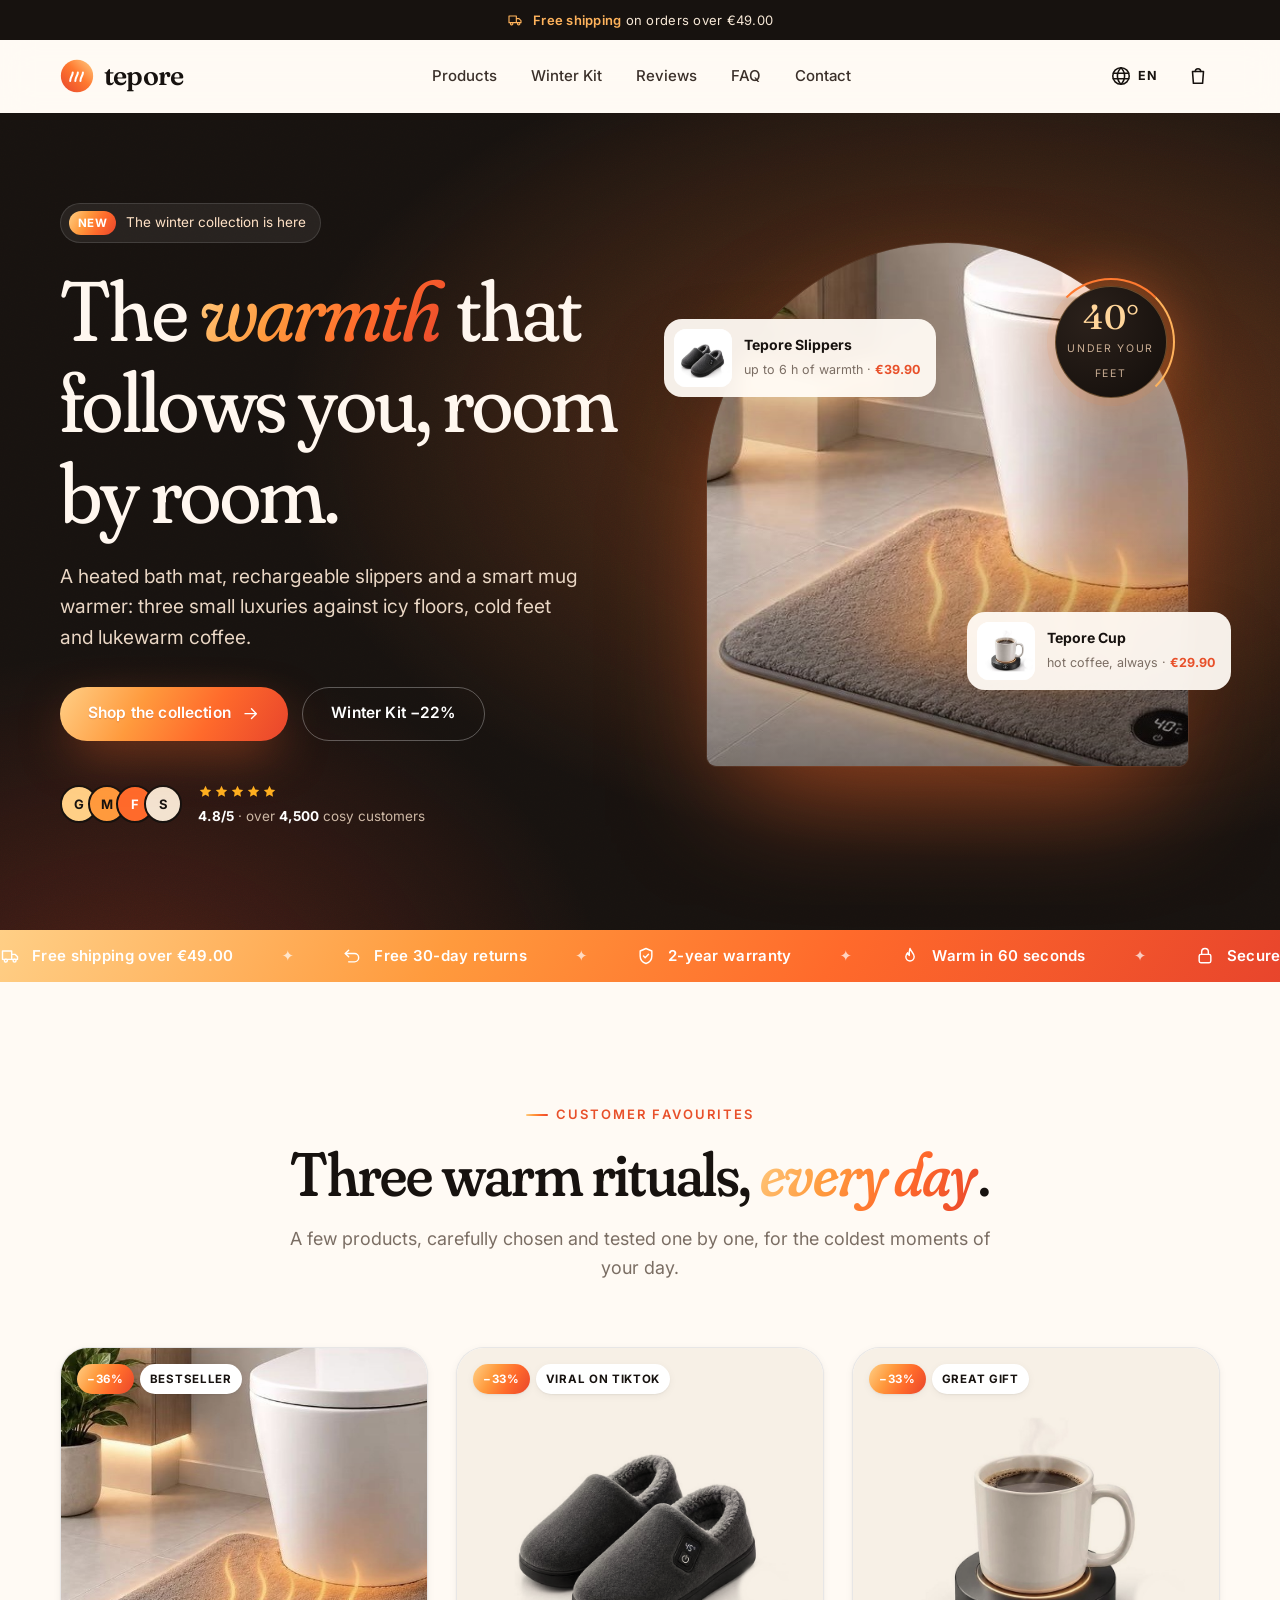
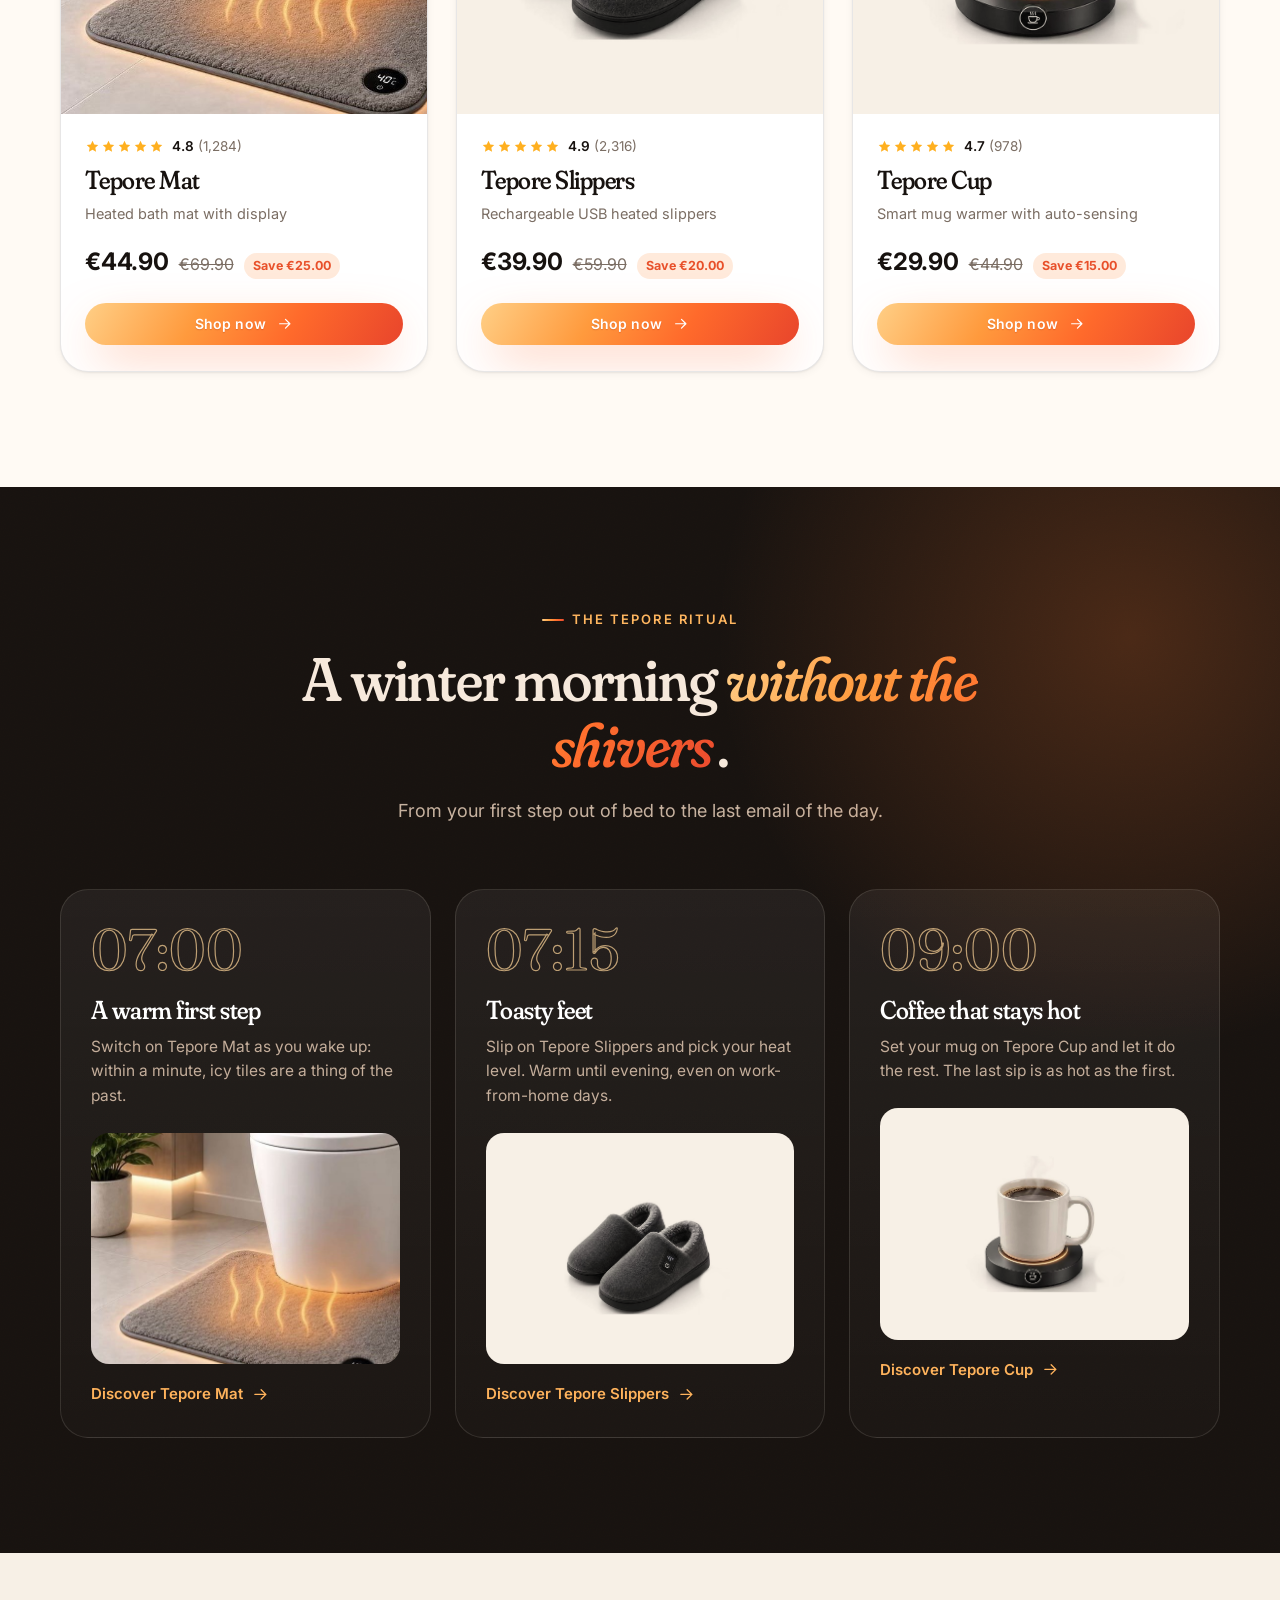
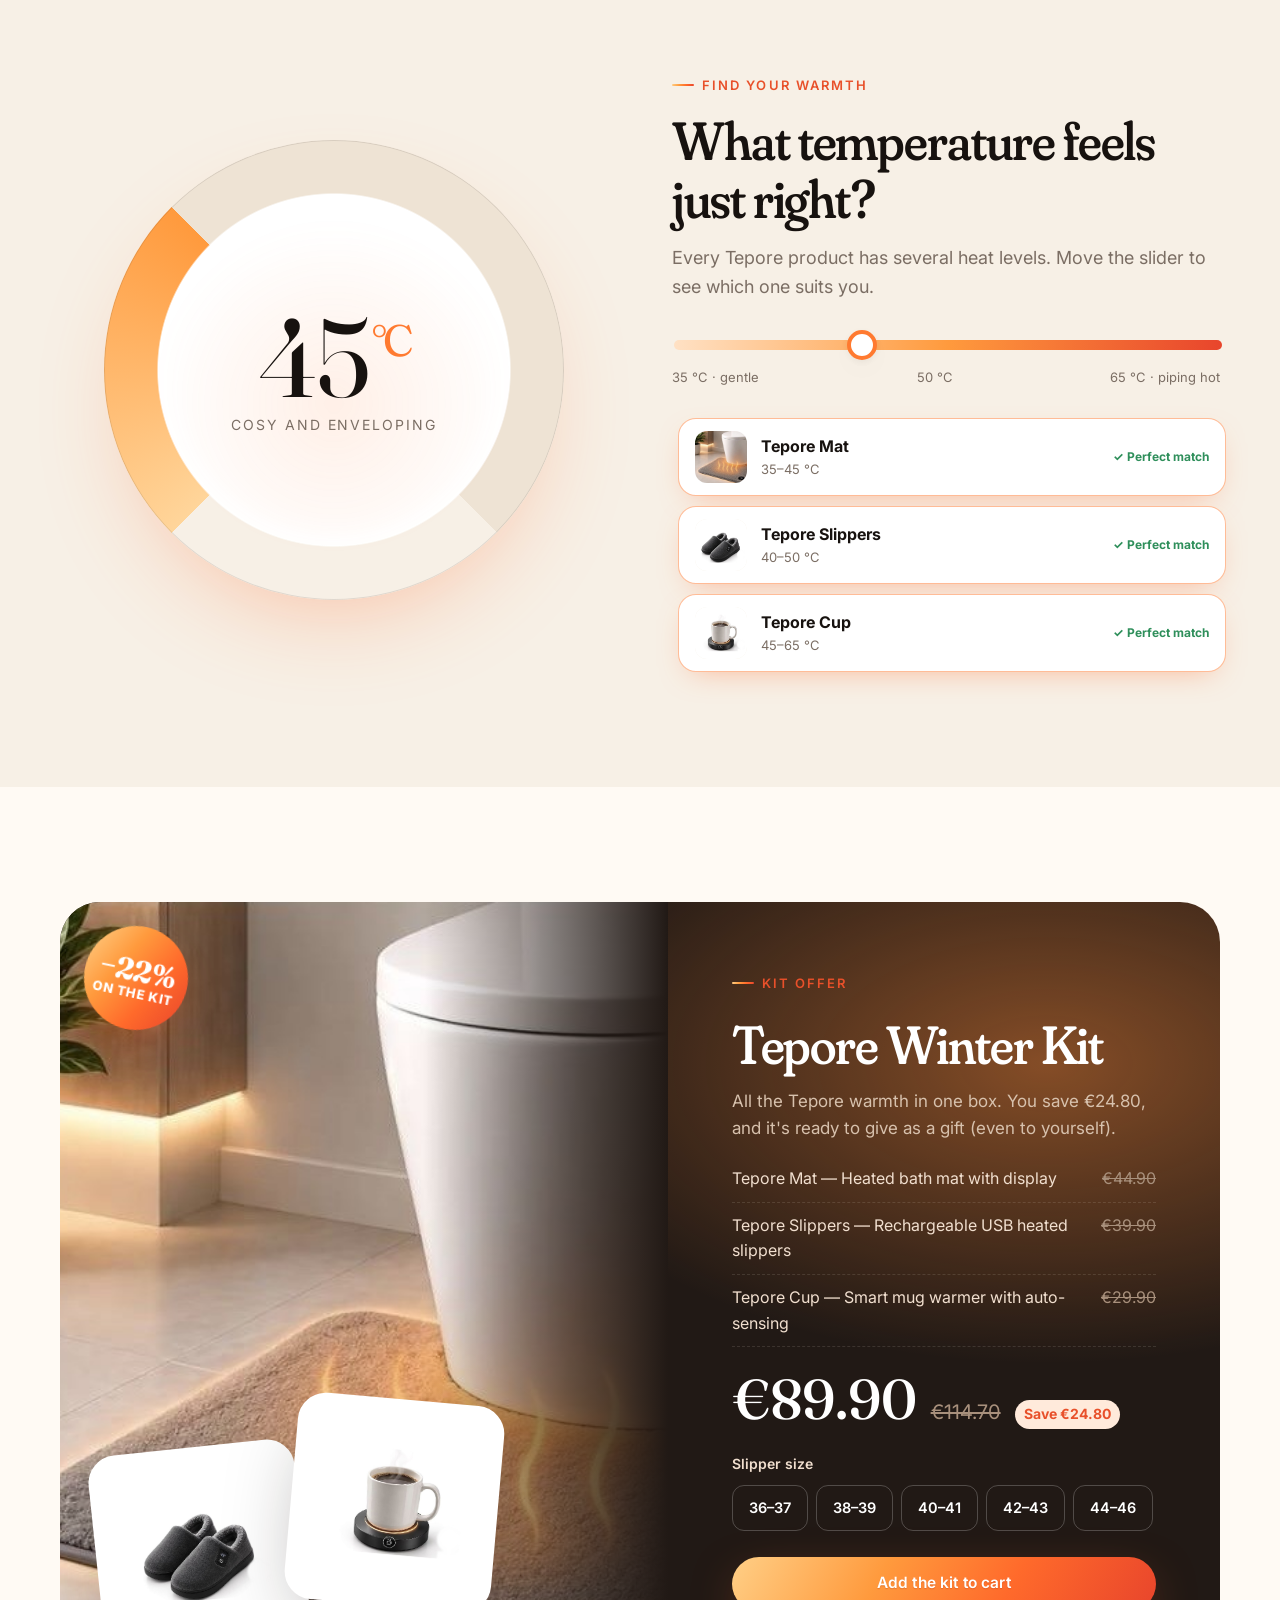
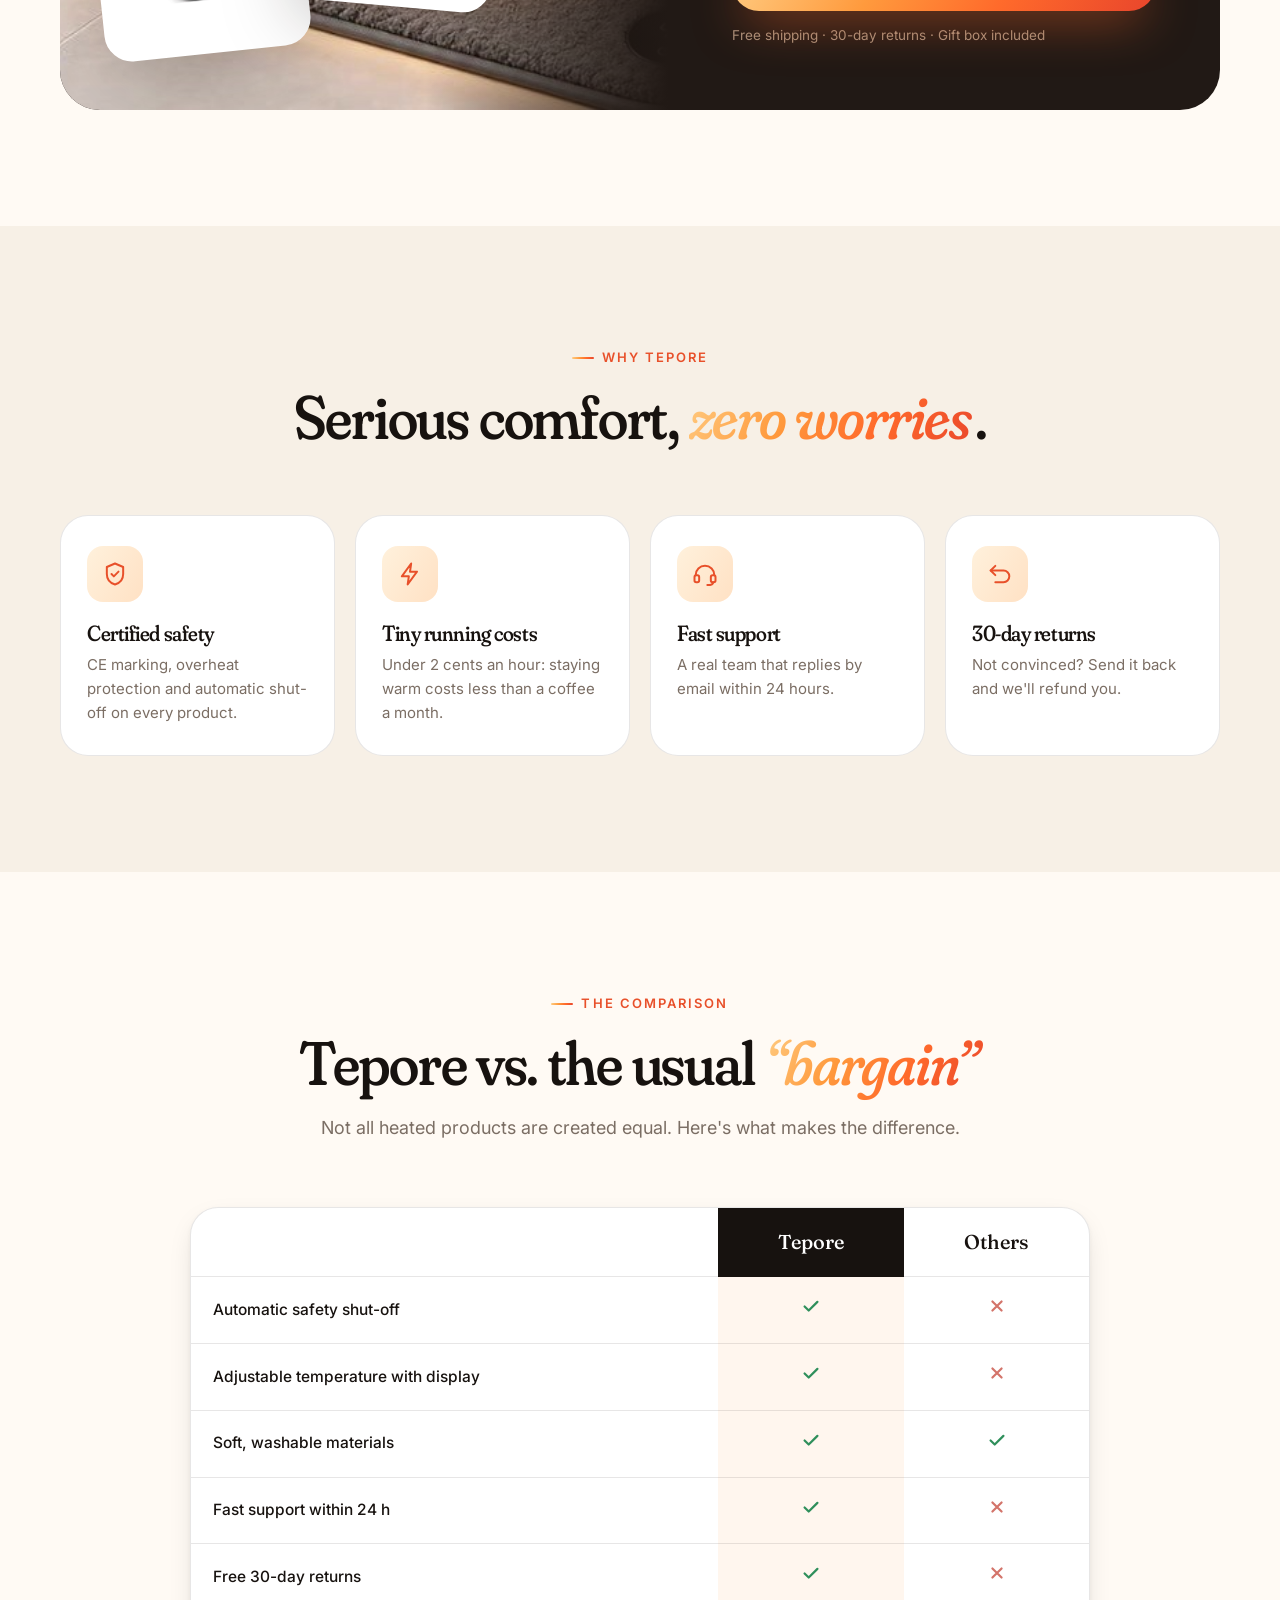
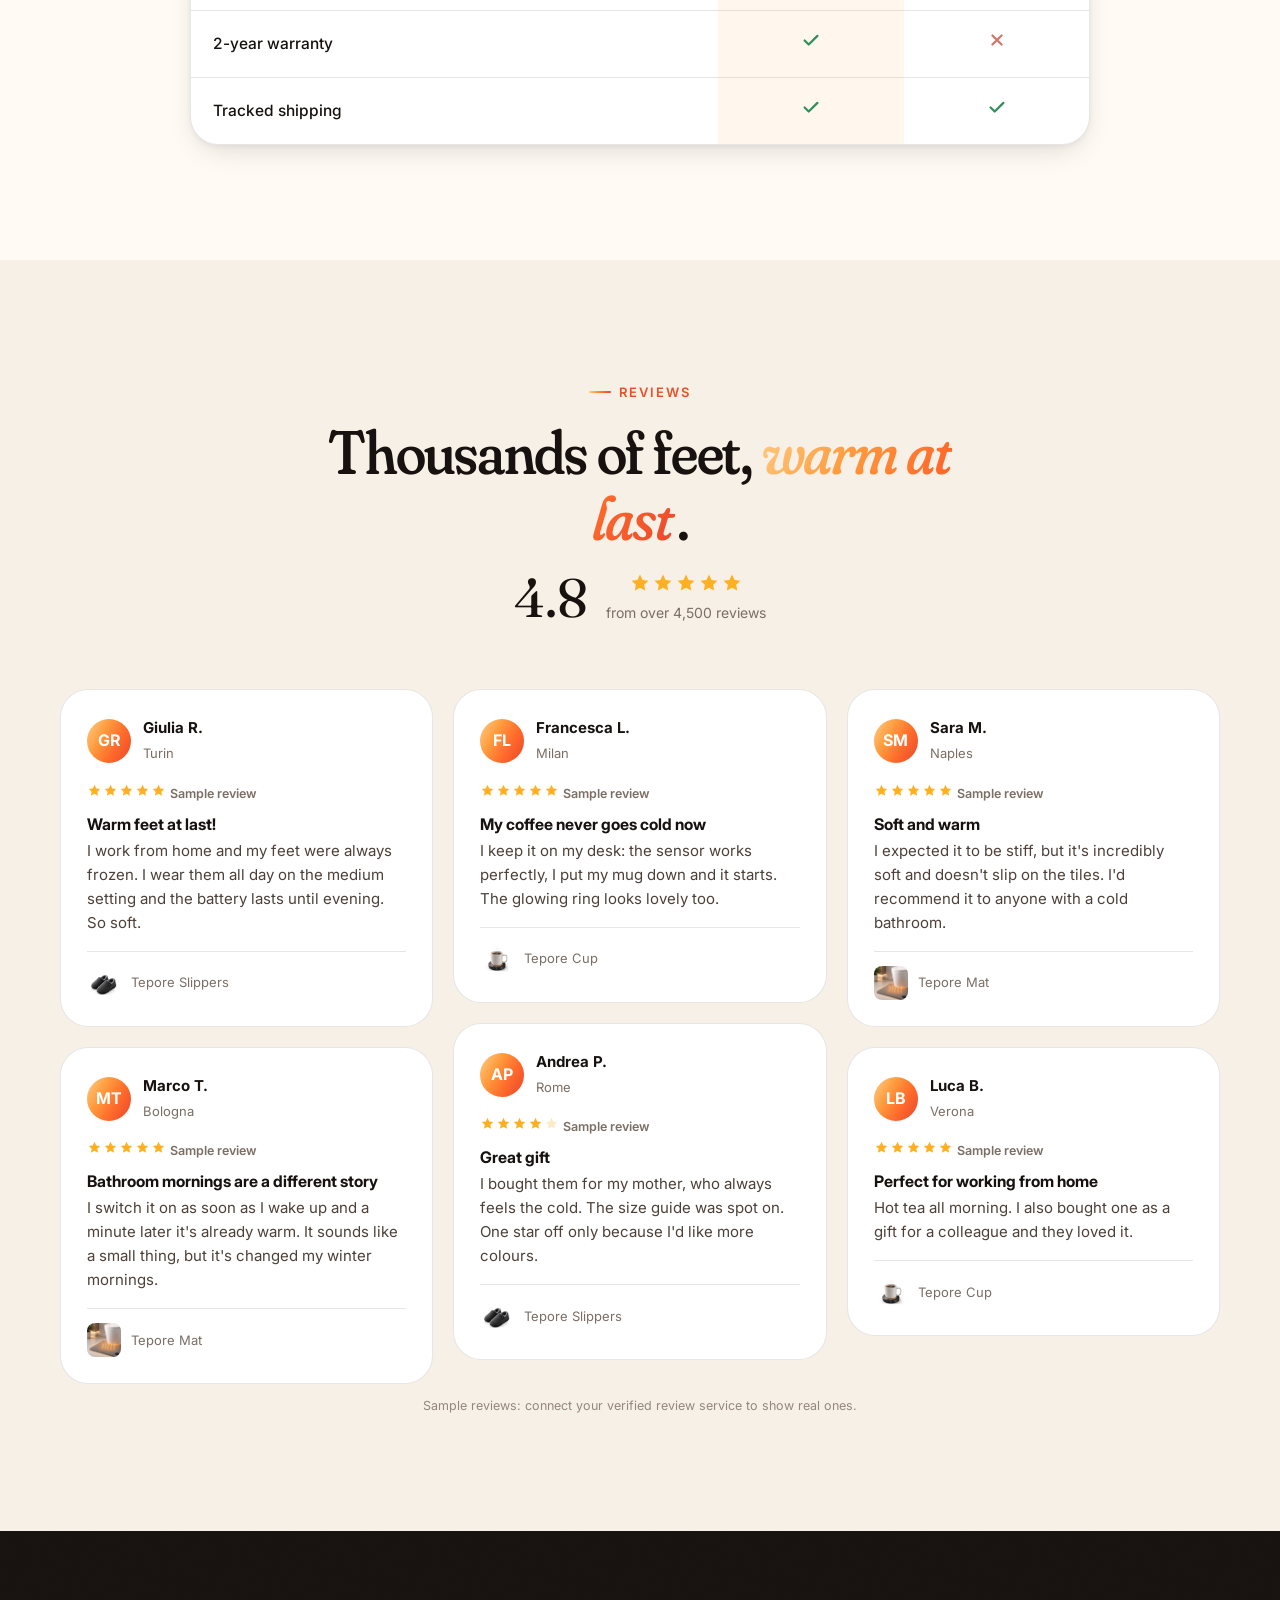
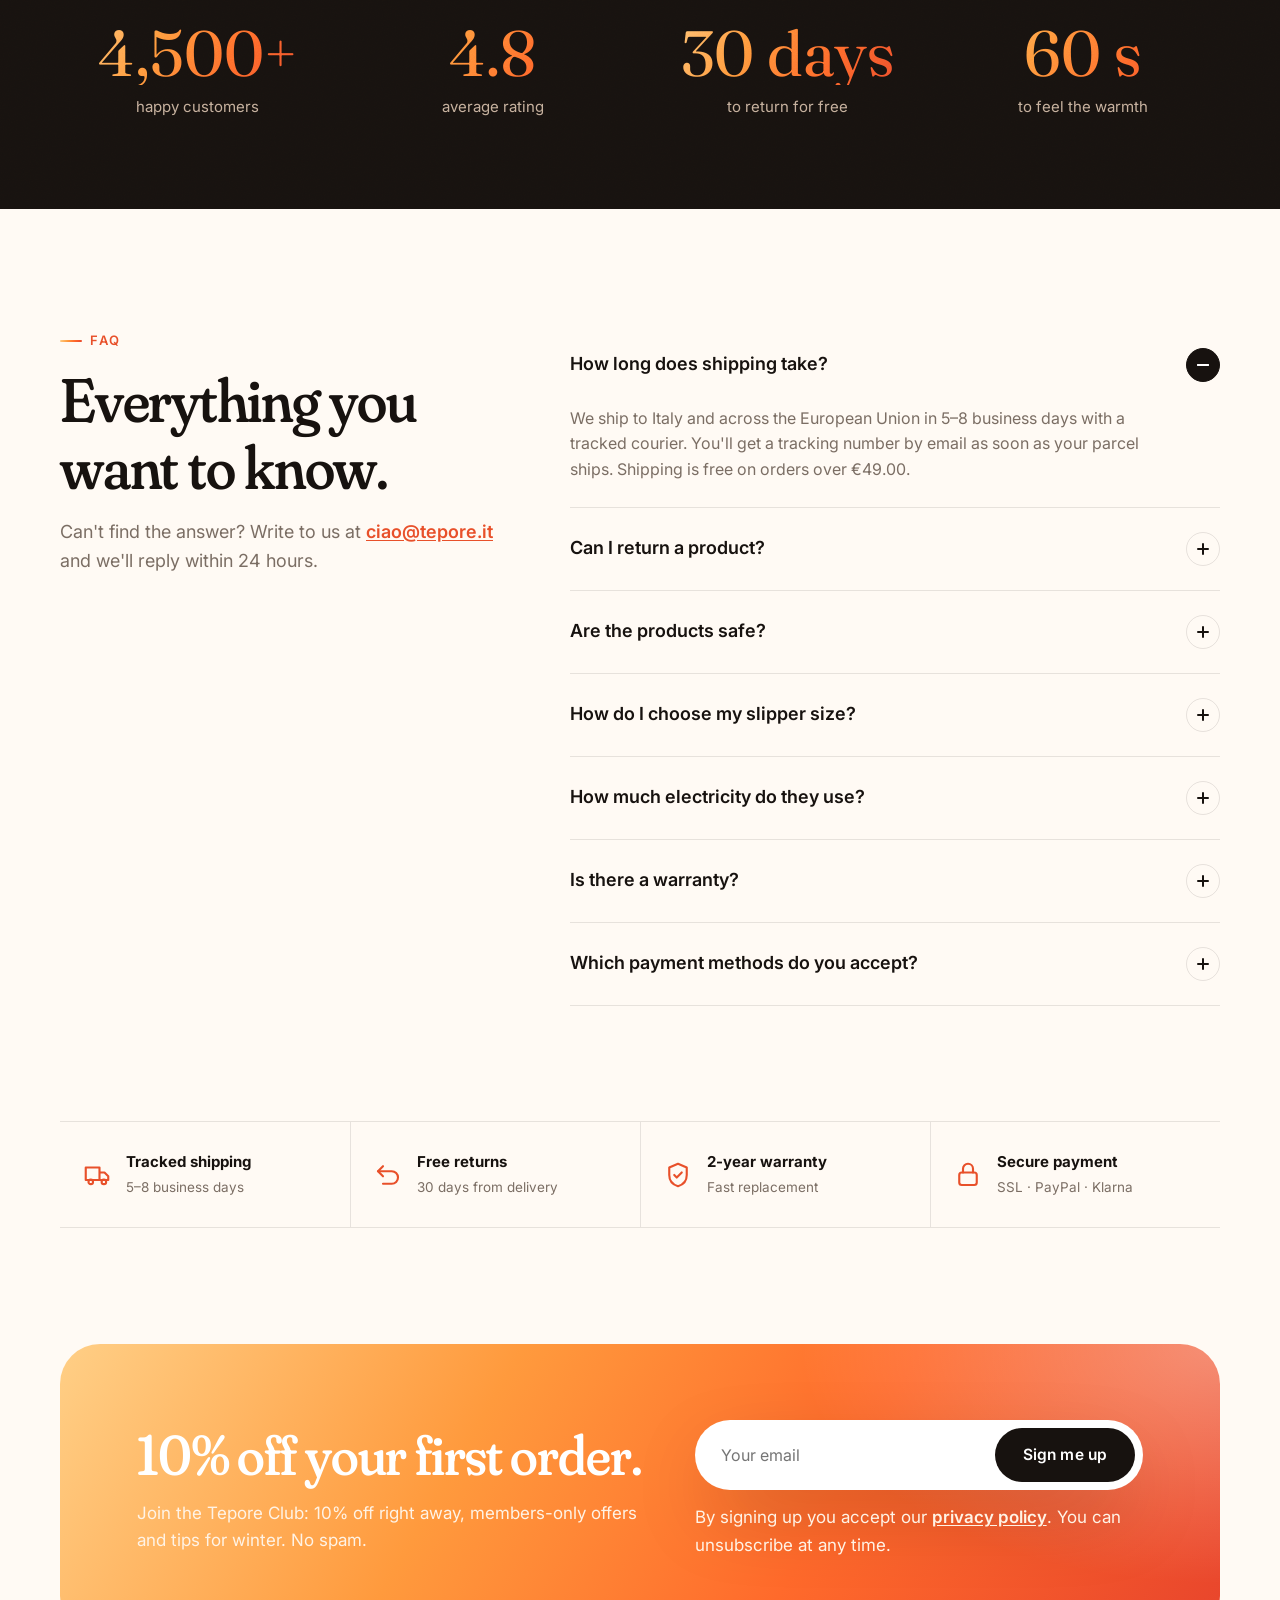
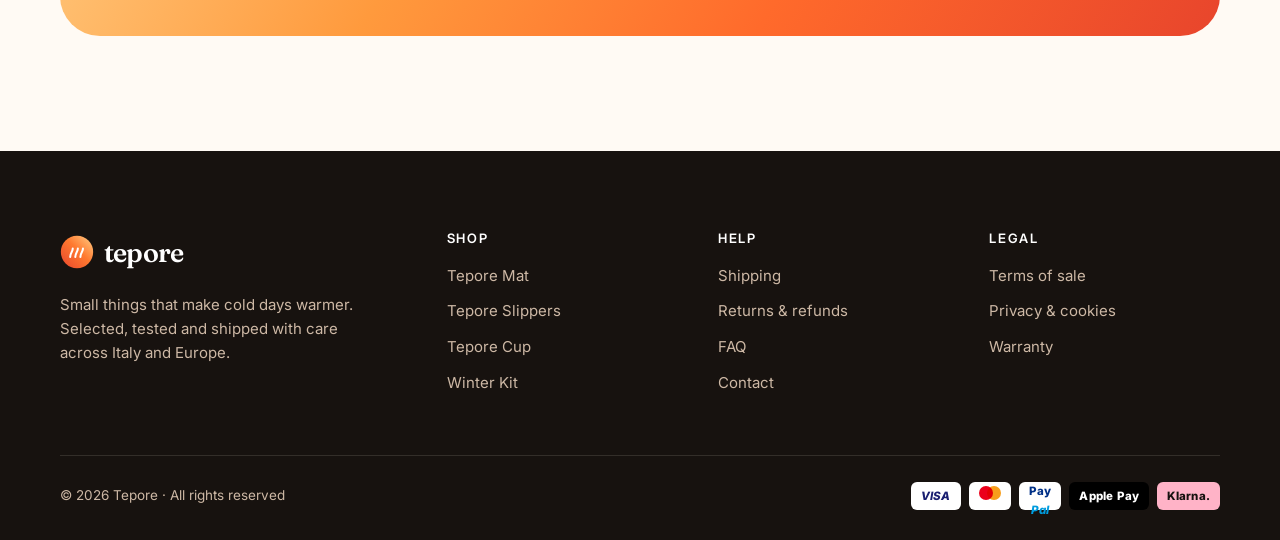
<file: index.html>
<!doctype html>
<html lang="it">
<head>
  <meta charset="utf-8">
  <meta name="viewport" content="width=device-width, initial-scale=1, viewport-fit=cover">
  <title data-i18n="meta.homeTitle">Tepore — Il calore che ti segue, stanza dopo stanza</title>
  <meta name="description" data-i18n-attr="content:meta.homeDesc" content="Tappetino bagno riscaldato, pantofole riscaldate USB e scaldatazza smart.">
  <meta name="theme-color" content="#17120f">
  <meta property="og:title" content="Tepore">
  <meta property="og:image" content="assets/img/mat.jpg">
  <link rel="icon" href="assets/img/favicon.svg" type="image/svg+xml">
  <link rel="preconnect" href="https://fonts.googleapis.com">
  <link rel="preconnect" href="https://fonts.gstatic.com" crossorigin>
  <link href="https://fonts.googleapis.com/css2?family=Fraunces:ital,opsz,wght,SOFT@0,9..144,300..700,0..100;1,9..144,300..700,0..100&family=Inter:wght@400;500;600;700;800&display=swap" rel="stylesheet">
  <link rel="stylesheet" href="assets/css/style.css">
</head>
<body>
  <div data-chrome-top></div>

  <main>
    <!-- HERO -->
    <section class="hero grain">
      <div class="container">
        <div class="hero-copy">
          <span class="hero-eyebrow reveal"><span class="pill" data-i18n="hero.pill"></span> <span data-i18n="hero.eyebrow"></span></span>
          <h1 class="reveal reveal-d1" data-i18n="hero.title"></h1>
          <p class="hero-lead reveal reveal-d2" data-i18n="hero.lead"></p>
          <div class="hero-cta reveal reveal-d3">
            <a href="#prodotti" class="btn btn-primary"><span data-i18n="hero.cta"></span> <svg class="icon" viewBox="0 0 24 24" aria-hidden="true"><path d="M5 12h14M13 6l6 6-6 6"/></svg></a>
            <a href="#kit" class="btn btn-ghost" data-i18n="hero.cta2"></a>
          </div>
          <div class="hero-proof reveal reveal-d3">
            <div class="avatars" aria-hidden="true">
              <span style="background:#ffcf86">G</span><span style="background:#ff9a3d">M</span><span style="background:#ff6a2b;color:#fff">F</span><span style="background:#f3e3d0">S</span>
            </div>
            <div>
              <span class="stars" id="heroStars"></span>
              <small data-i18n="hero.proof"></small>
            </div>
          </div>
        </div>

        <div class="hero-visual reveal reveal-d2">
          <div class="hero-frame"><img src="assets/img/mat.jpg" alt="Tepore Mat" fetchpriority="high"></div>
          <svg class="heatwaves" viewBox="0 0 200 120" aria-hidden="true">
            <defs><linearGradient id="hw" x1="0" y1="1" x2="0" y2="0"><stop offset="0" stop-color="#ff7a30"/><stop offset="1" stop-color="#ffd59a" stop-opacity="0"/></linearGradient></defs>
            <path d="M30 110c-12-18 12-30 0-50s12-32 0-52"/>
            <path d="M75 110c-12-18 12-30 0-50s12-32 0-52"/>
            <path d="M120 110c-12-18 12-30 0-50s12-32 0-52"/>
            <path d="M165 110c-12-18 12-30 0-50s12-32 0-52"/>
          </svg>
          <div class="temp-chip"><div><b>40°</b><small data-i18n="hero.chip"></small></div></div>
          <a href="product.html?p=pantofole-riscaldate" class="float-card fc-1">
            <img src="assets/img/slippers.jpg" alt="">
            <div><b>Tepore Slippers</b><small><span data-i18n="hero.fc1"></span> · <span class="price" data-price="tepore-slippers"></span></small></div>
          </a>
          <a href="product.html?p=scaldatazza-smart" class="float-card fc-2">
            <img src="assets/img/mug-warmer.jpg" alt="">
            <div><b>Tepore Cup</b><small><span data-i18n="hero.fc2"></span> · <span class="price" data-price="tepore-cup"></span></small></div>
          </a>
        </div>
      </div>
    </section>

    <!-- MARQUEE -->
    <div class="marquee" aria-hidden="true"><div class="marquee-track" id="marquee"></div></div>

    <!-- PRODOTTI -->
    <section class="section" id="prodotti">
      <div class="container">
        <div class="section-head reveal">
          <span class="eyebrow" data-i18n="products.eyebrow"></span>
          <h2 data-i18n="products.title"></h2>
          <p data-i18n="products.lead"></p>
        </div>
        <div class="product-grid" id="productGrid"></div>
      </div>
    </section>

    <!-- RITUALE -->
    <section class="section section-dark ritual grain" id="rituale">
      <div class="container">
        <div class="section-head reveal">
          <span class="eyebrow" data-i18n="ritual.eyebrow"></span>
          <h2 data-i18n="ritual.title"></h2>
          <p data-i18n="ritual.lead"></p>
        </div>
        <div class="ritual-grid" id="ritualGrid"></div>
      </div>
    </section>

    <!-- TERMOSTATO INTERATTIVO -->
    <section class="section section-cream">
      <div class="container thermo">
        <div class="thermo-dial reveal" id="dial">
          <div class="thermo-readout"><b><span id="tempVal">45</span><sup>°C</sup></b><span id="tempLabel"></span></div>
        </div>
        <div class="thermo-controls reveal reveal-d1">
          <span class="eyebrow" data-i18n="thermo.eyebrow"></span>
          <h2 data-i18n="thermo.title"></h2>
          <p data-i18n="thermo.lead"></p>
          <input type="range" class="range" id="tempRange" min="35" max="65" value="45" step="1" data-i18n-attr="aria-label:a11y.temperature">
          <div class="range-labels"><span data-i18n="thermo.min"></span><span>50 °C</span><span data-i18n="thermo.max"></span></div>
          <ul class="thermo-match" id="thermoMatch"></ul>
        </div>
      </div>
    </section>

    <!-- BUNDLE -->
    <section class="section" id="kit">
      <div class="container">
        <div class="bundle reveal">
          <div class="bundle-visual">
            <img class="b-main" src="assets/img/mat.jpg" alt="">
            <img class="b-thumb b-t1" src="assets/img/slippers.jpg" alt="">
            <img class="b-thumb b-t2" src="assets/img/mug-warmer.jpg" alt="">
            <div class="bundle-stamp"><div><b id="bundlePct"></b><span data-i18n="bundle.stamp"></span></div></div>
          </div>
          <div class="bundle-body">
            <span class="eyebrow" data-i18n="bundle.eyebrow"></span>
            <h2 id="bundleName"></h2>
            <p data-i18n="bundle.lead"></p>
            <ul class="bundle-list" id="bundleList"></ul>
            <div class="bundle-price"><b id="bundlePrice"></b><s id="bundleCompare"></s><span class="price-save" id="bundleSave"></span></div>
            <div class="opt-label" style="color:#f1dfcf" data-i18n="bundle.size"></div>
            <div class="variants bundle-sizes" id="bundleSizes"></div>
            <button class="btn btn-primary btn-block" id="bundleAdd" data-i18n="bundle.add"></button>
            <p style="margin-top:14px;font-size:13.5px;color:#a8907c" data-i18n="bundle.note"></p>
          </div>
        </div>
      </div>
    </section>

    <!-- BENEFICI -->
    <section class="section section-cream">
      <div class="container">
        <div class="section-head reveal">
          <span class="eyebrow" data-i18n="benefits.eyebrow"></span>
          <h2 data-i18n="benefits.title"></h2>
        </div>
        <div class="benefits" id="benefits"></div>
      </div>
    </section>

    <!-- CONFRONTO -->
    <section class="section">
      <div class="container">
        <div class="section-head reveal">
          <span class="eyebrow" data-i18n="compare.eyebrow"></span>
          <h2 data-i18n="compare.title"></h2>
          <p data-i18n="compare.lead"></p>
        </div>
        <div class="compare reveal">
          <table>
            <thead><tr><th></th><th class="us" data-i18n="compare.us"></th><th data-i18n="compare.them"></th></tr></thead>
            <tbody id="compareBody"></tbody>
          </table>
        </div>
      </div>
    </section>

    <!-- RECENSIONI -->
    <section class="section section-cream" id="recensioni">
      <div class="container">
        <div class="section-head reveal">
          <span class="eyebrow" data-i18n="reviews.eyebrow"></span>
          <h2 data-i18n="reviews.title"></h2>
          <div class="reviews-summary"><span class="big" data-i18n="reviews.avg"></span><div><span id="sumStars"></span><div style="color:var(--muted);font-size:14px" data-i18n="reviews.sum"></div></div></div>
        </div>
        <div class="reviews-grid" id="reviewsGrid"></div>
        <p class="sample-note" id="sampleNote" hidden data-i18n="review.sampleNote"></p>
      </div>
    </section>

    <!-- NUMERI -->
    <section class="section section-dark grain" style="padding:clamp(60px,7vw,100px) 0">
      <div class="container stats">
        <div class="stat reveal"><b data-count="4500" data-suffix="+">4.500+</b><span data-i18n="stats.customers"></span></div>
        <div class="stat reveal reveal-d1"><b data-count="4.8">4,8</b><span data-i18n="stats.rating"></span></div>
        <div class="stat reveal reveal-d2"><b data-count="30" data-i18n-attr="data-suffix:stats.daysSuffix">30</b><span data-i18n="stats.returns"></span></div>
        <div class="stat reveal reveal-d3"><b data-count="60" data-suffix=" s">60 s</b><span data-i18n="stats.heat"></span></div>
      </div>
    </section>

    <!-- FAQ -->
    <section class="section" id="faq">
      <div class="container faq-wrap">
        <div class="section-head left reveal">
          <span class="eyebrow" data-i18n="faq.eyebrow"></span>
          <h2 data-i18n="faq.title"></h2>
          <p data-i18n="faq.lead"></p>
        </div>
        <div class="reveal reveal-d1" id="faqList"></div>
      </div>
    </section>

    <!-- GARANZIE -->
    <div class="container">
      <div class="trust-strip" id="trustStrip"></div>
    </div>

    <!-- NEWSLETTER -->
    <section class="section" style="padding-bottom:0">
      <div class="container">
        <div class="newsletter reveal" id="newsletter">
          <div>
            <h2 data-i18n="newsletter.title"></h2>
            <p data-i18n="newsletter.lead"></p>
          </div>
          <div>
            <form class="nl-form" id="nlForm">
              <input type="email" id="nlEmail" name="email" required data-i18n-attr="placeholder:newsletter.placeholder;aria-label:a11y.email">
              <button class="btn btn-dark" type="submit" data-i18n="newsletter.cta"></button>
            </form>
            <p class="nl-legal" data-i18n="newsletter.legal"></p>
            <div class="nl-success" id="nlOk"></div>
          </div>
        </div>
      </div>
    </section>
  </main>

  <div data-chrome-bottom></div>

  <script src="assets/js/data.js"></script>
  <script src="assets/js/i18n/it.js"></script>
  <script src="assets/js/i18n/en.js"></script>
  <script src="assets/js/i18n/de.js"></script>
  <script src="assets/js/i18n/fr.js"></script>
  <script src="assets/js/i18n/es.js"></script>
  <script src="assets/js/app.js"></script>
  <script src="assets/js/home.js"></script>
</body>
</html>
</file>
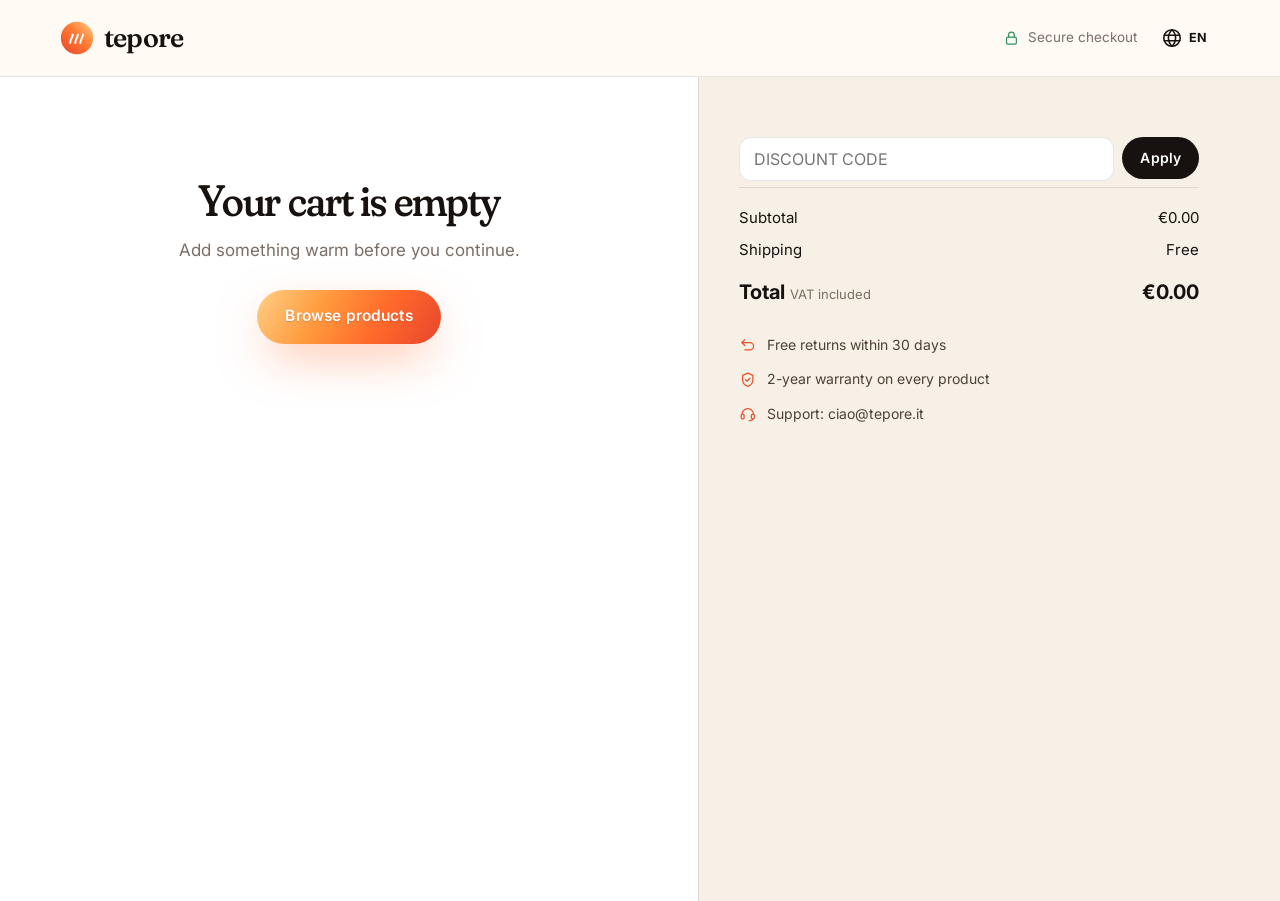
<file: checkout.html>
<!doctype html>
<html lang="it">
<head>
  <meta charset="utf-8">
  <meta name="viewport" content="width=device-width, initial-scale=1, viewport-fit=cover">
  <title data-i18n="meta.checkoutTitle">Checkout | Tepore</title>
  <meta name="robots" content="noindex">
  <meta name="theme-color" content="#17120f">
  <link rel="icon" href="assets/img/favicon.svg" type="image/svg+xml">
  <link rel="preconnect" href="https://fonts.googleapis.com">
  <link rel="preconnect" href="https://fonts.gstatic.com" crossorigin>
  <link href="https://fonts.googleapis.com/css2?family=Fraunces:ital,opsz,wght,SOFT@0,9..144,300..700,0..100;1,9..144,300..700,0..100&family=Inter:wght@400;500;600;700;800&display=swap" rel="stylesheet">
  <link rel="stylesheet" href="assets/css/style.css">
</head>
<body style="background:#fff">
  <header class="checkout-header">
    <div class="container">
      <a href="index.html" class="logo" id="coLogo"><span>tepore</span></a>
      <div class="header-actions">
        <span class="secure"><svg class="icon" viewBox="0 0 24 24" aria-hidden="true"><rect x="5" y="10" width="14" height="10" rx="2"/><path d="M8 10V7a4 4 0 0 1 8 0v3"/></svg> <span data-i18n="co.secure"></span></span>
        <span id="coLang"></span>
      </div>
    </div>
  </header>

  <div class="checkout">
    <div class="co-main">
      <div>
        <form id="coForm" novalidate>
          <div class="co-steps" data-i18n="co.steps"></div>

          <div class="co-block">
            <h3 data-i18n="co.express"></h3>
            <div class="express">
              <button type="button" class="ex-apple" data-express>Apple Pay</button>
              <button type="button" class="ex-pp" data-express>PayPal</button>
              <button type="button" class="ex-gp" data-express><span><b style="color:#4285f4">G</b> Pay</span></button>
            </div>
            <p id="expressMsg" hidden style="font-size:13.5px;color:var(--muted);margin-top:10px" data-i18n="co.expressMsg"></p>
          </div>
          <div class="divider" data-i18n="co.or"></div>

          <div class="co-block">
            <h3 data-i18n="co.contact"></h3>
            <div class="fields">
              <div class="field full"><input type="email" id="email" name="email" placeholder=" " required autocomplete="email"><label for="email" data-i18n="co.email"></label></div>
            </div>
            <label class="check"><input type="checkbox" id="news" name="news" checked> <span data-i18n="co.news"></span></label>
          </div>

          <div class="co-block">
            <h3 data-i18n="co.delivery"></h3>
            <div class="fields">
              <div class="field full">
                <select id="country" name="country" autocomplete="country"></select>
                <label for="country" data-i18n="co.country"></label>
              </div>
              <div class="field"><input id="fname" name="fname" placeholder=" " required autocomplete="given-name"><label for="fname" data-i18n="co.fname"></label></div>
              <div class="field"><input id="lname" name="lname" placeholder=" " required autocomplete="family-name"><label for="lname" data-i18n="co.lname"></label></div>
              <div class="field full"><input id="address" name="address" placeholder=" " required autocomplete="address-line1"><label for="address" data-i18n="co.address"></label></div>
              <div class="field full"><input id="address2" name="address2" placeholder=" " autocomplete="address-line2"><label for="address2" data-i18n="co.address2"></label></div>
              <div class="field"><input id="zip" name="zip" placeholder=" " required autocomplete="postal-code"><label for="zip" data-i18n="co.zip"></label></div>
              <div class="field"><input id="city" name="city" placeholder=" " required autocomplete="address-level2"><label for="city" data-i18n="co.city"></label></div>
              <div class="field"><input id="prov" name="prov" placeholder=" " autocomplete="address-level1"><label for="prov" data-i18n="co.prov"></label></div>
              <div class="field"><input id="phone" name="phone" type="tel" placeholder=" " required autocomplete="tel"><label for="phone" data-i18n="co.phone"></label></div>
            </div>
          </div>

          <div class="co-block">
            <h3 data-i18n="co.method"></h3>
            <div class="pay-options" id="shipOptions"></div>
          </div>

          <div class="co-block">
            <h3 data-i18n="co.payment"></h3>
            <p style="font-size:14px;color:var(--muted);margin-bottom:12px" data-i18n="co.payNote"></p>
            <div class="pay-options">
              <label class="pay-opt"><input type="radio" name="pay" value="card" checked> <span data-i18n="co.card"></span> <span class="payments"><span class="pay visa" style="border:1px solid var(--line)">VISA</span><span class="pay mc" style="border:1px solid var(--line)"><span><i></i><i></i></span></span></span></label>
              <label class="pay-opt"><input type="radio" name="pay" value="paypal"> <span data-i18n="co.paypal"></span> <span class="payments"><span class="pay pp" style="border:1px solid var(--line)">Pay<em>Pal</em></span></span></label>
              <label class="pay-opt"><input type="radio" name="pay" value="klarna"> <span data-i18n="co.klarna"></span> <span class="payments"><span class="pay klarna">Klarna.</span></span></label>
            </div>
            <p style="font-size:13px;color:var(--muted);margin-top:10px" data-i18n="co.redirect"></p>
            <label class="check"><input type="checkbox" name="terms" id="terms" required> <span data-i18n="co.terms"></span></label>
          </div>

          <button class="btn btn-primary btn-block" style="--bh:62px;font-size:17px" type="submit" id="payBtn"></button>
          <p style="text-align:center;font-size:13px;color:var(--muted);margin-top:14px" data-i18n="co.binding"></p>
        </form>

        <div class="co-done" id="coDone">
          <div class="big-check"><svg class="icon" viewBox="0 0 24 24" aria-hidden="true"><path d="M5 12.5l4.5 4.5L19 7.5"/></svg></div>
          <h2 id="doneTitle"></h2>
          <p id="doneText"></p>
          <a href="index.html" class="btn btn-dark" data-i18n="co.back"></a>
        </div>
      </div>
    </div>

    <aside class="co-side">
      <div>
        <details open id="summaryDetails">
          <summary class="co-mobile-summary"><span><span data-i18n="co.summary"></span> ▾</span><span id="mTotal"></span></summary>
          <div class="co-side-body">
            <div id="coLines"></div>
            <form class="code-form" id="coCode" style="margin:20px 0 6px"><input name="code" id="coCodeInput" data-i18n-attr="placeholder:a11y.discountCode;aria-label:a11y.discountCode"><button class="btn btn-dark btn-sm" type="submit" data-i18n="cart.apply"></button></form>
            <div class="code-msg" id="coCodeMsg"></div>
            <div class="co-sums" id="coSums"></div>
            <div class="co-assurance" id="coAssure"></div>
          </div>
        </details>
      </div>
    </aside>
  </div>

  <script src="assets/js/data.js"></script>
  <script src="assets/js/i18n/it.js"></script>
  <script src="assets/js/i18n/en.js"></script>
  <script src="assets/js/i18n/de.js"></script>
  <script src="assets/js/i18n/fr.js"></script>
  <script src="assets/js/i18n/es.js"></script>
  <script src="assets/js/app.js"></script>
  <script src="assets/js/checkout.js"></script>
</body>
</html>
</file>
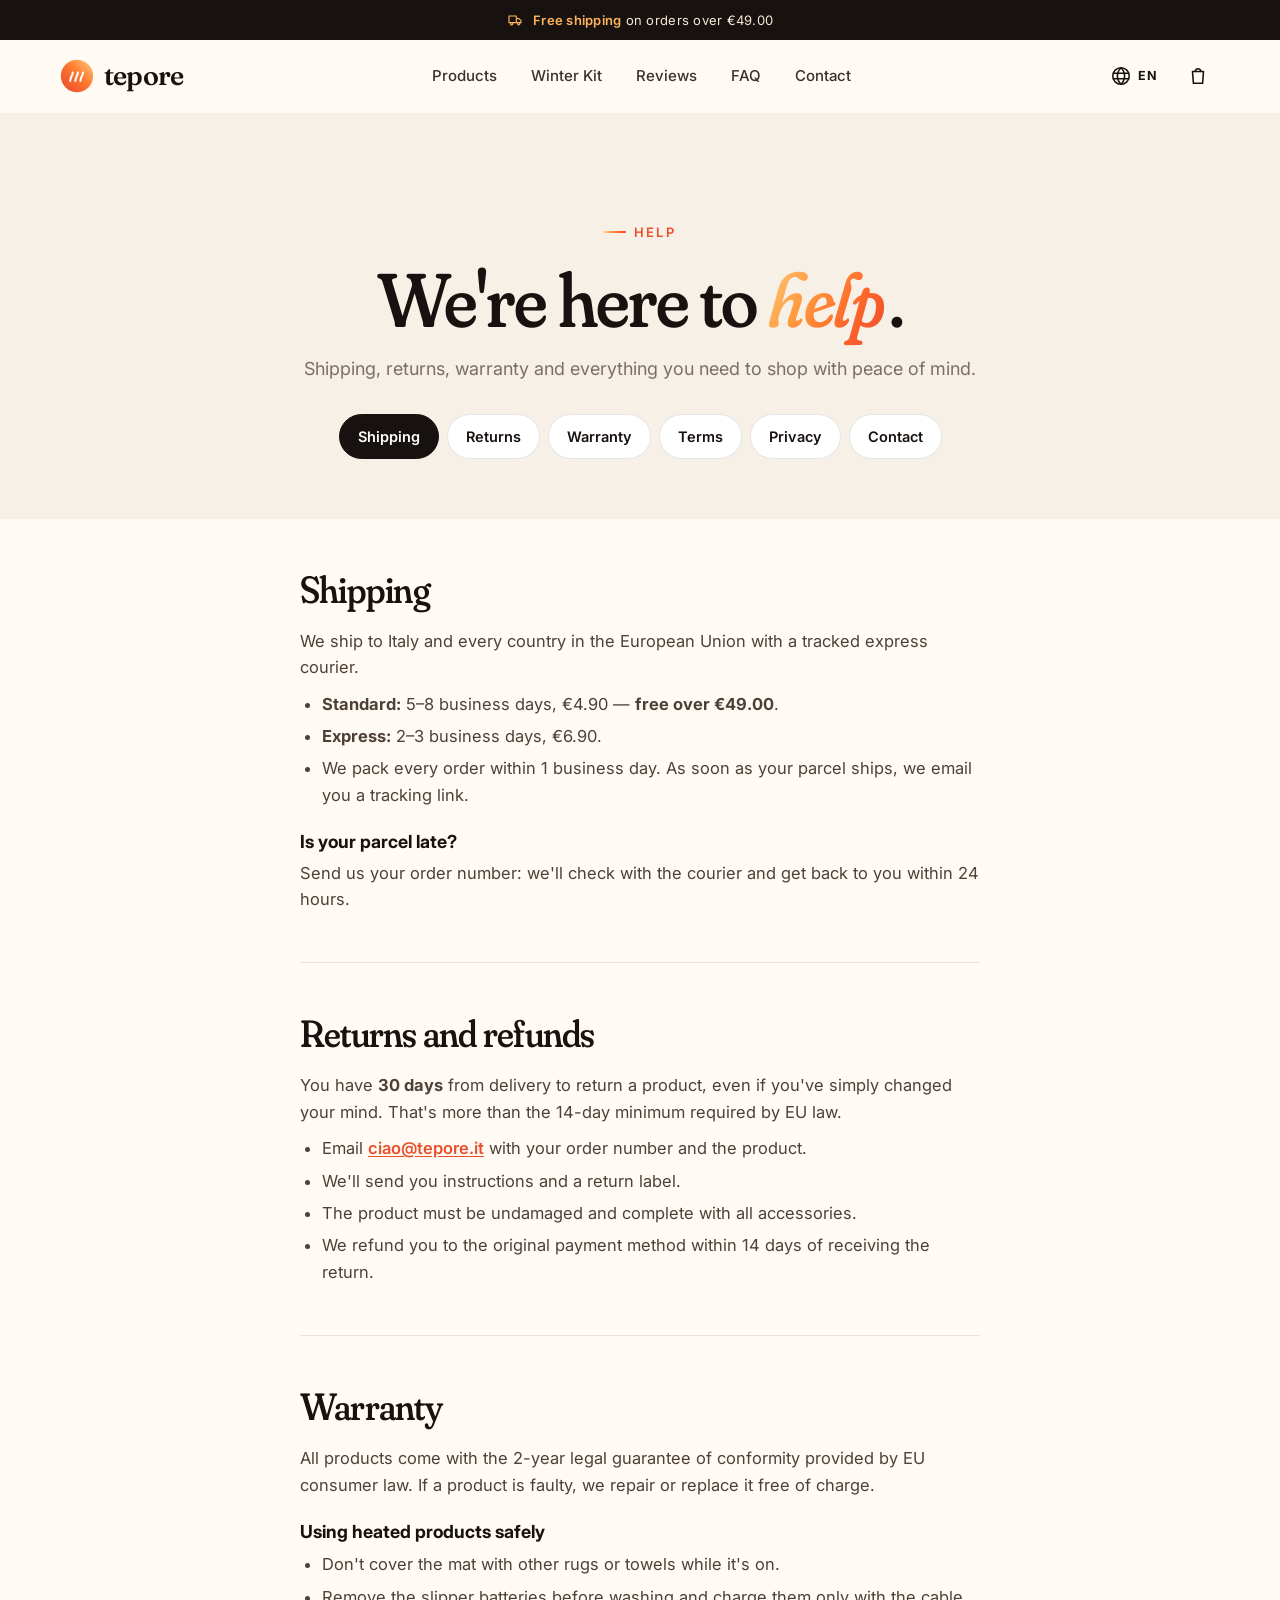
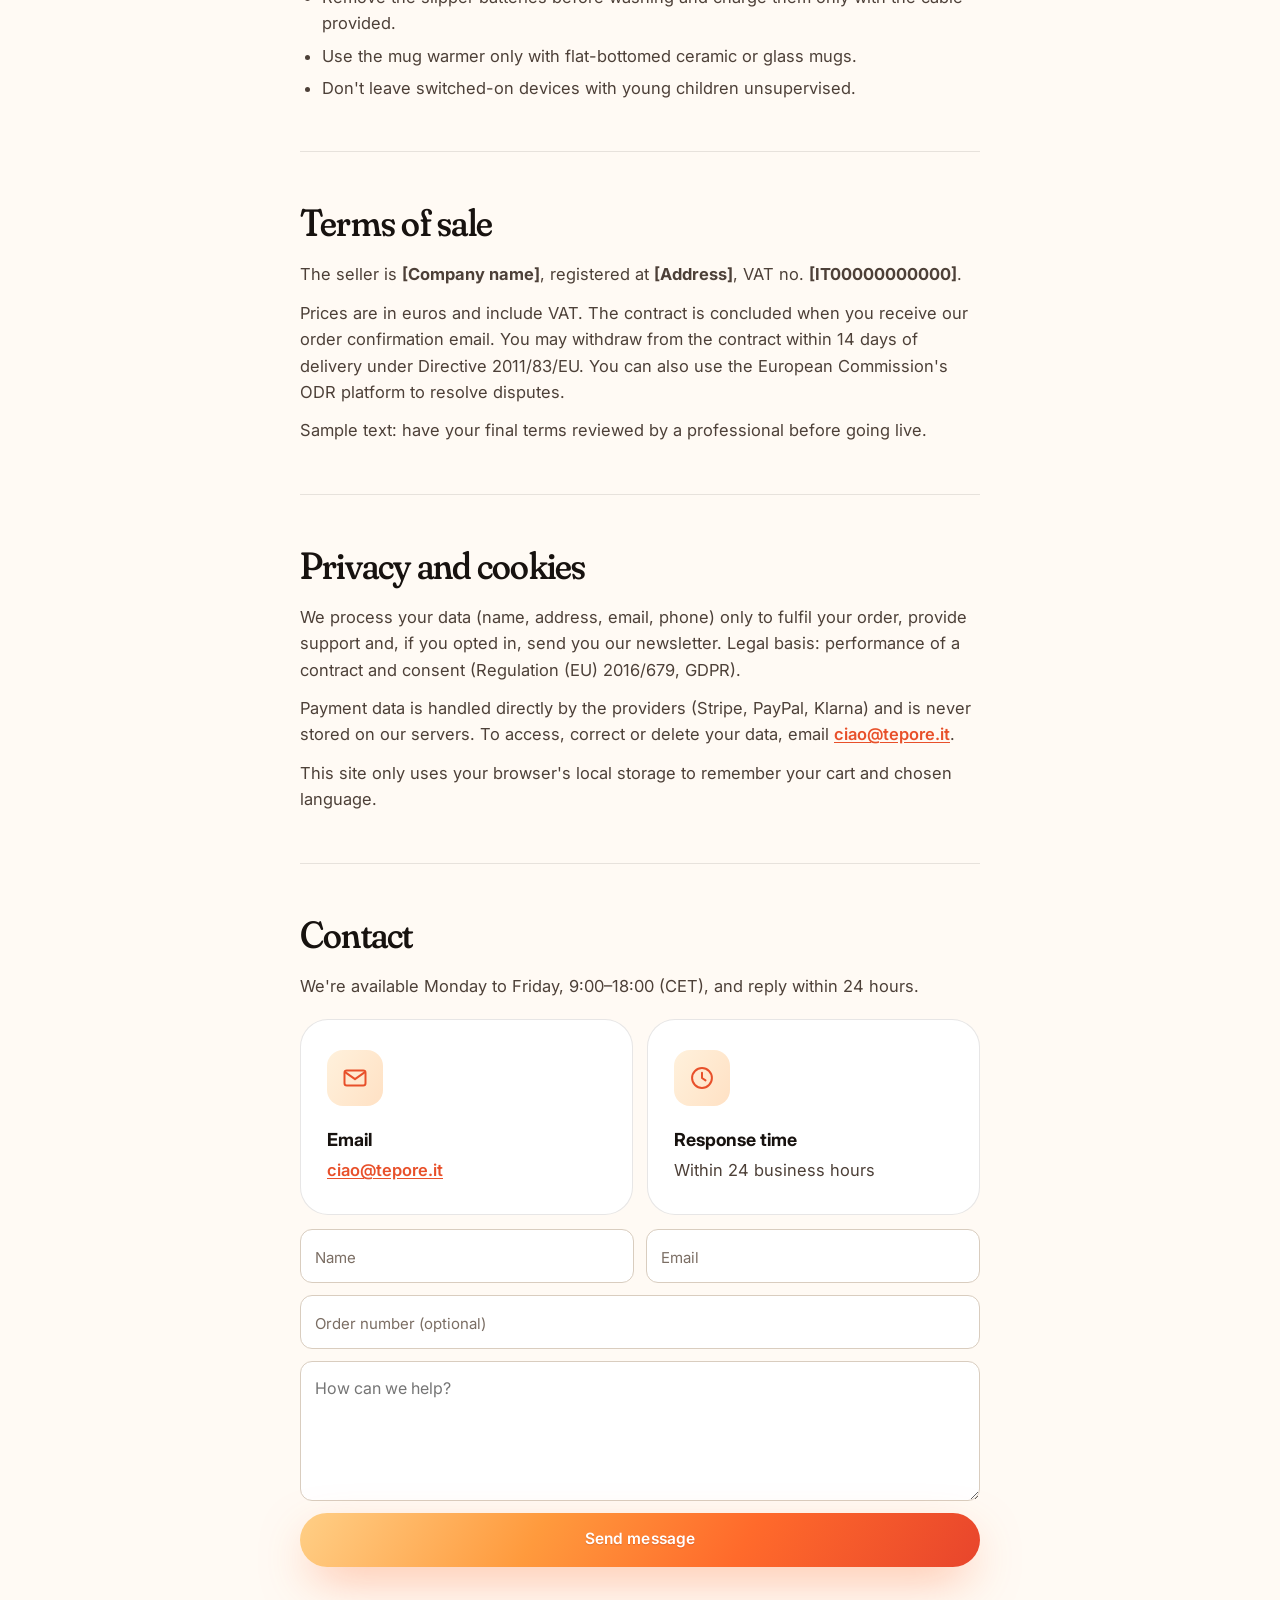
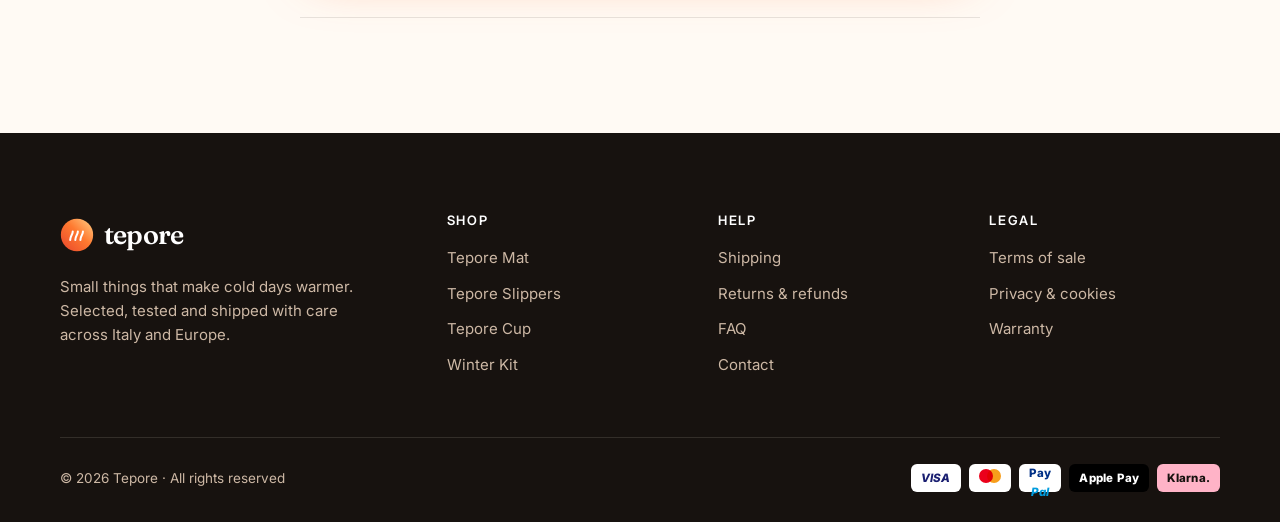
<file: info.html>
<!doctype html>
<html lang="it">
<head>
  <meta charset="utf-8">
  <meta name="viewport" content="width=device-width, initial-scale=1, viewport-fit=cover">
  <title data-i18n="meta.infoTitle">Assistenza, spedizioni e resi | Tepore</title>
  <meta name="description" data-i18n-attr="content:meta.infoDesc" content="Spedizioni, resi, garanzia, termini di vendita, privacy e contatti di Tepore.">
  <meta name="theme-color" content="#17120f">
  <link rel="icon" href="assets/img/favicon.svg" type="image/svg+xml">
  <link rel="preconnect" href="https://fonts.googleapis.com">
  <link rel="preconnect" href="https://fonts.gstatic.com" crossorigin>
  <link href="https://fonts.googleapis.com/css2?family=Fraunces:ital,opsz,wght,SOFT@0,9..144,300..700,0..100;1,9..144,300..700,0..100&family=Inter:wght@400;500;600;700;800&display=swap" rel="stylesheet">
  <link rel="stylesheet" href="assets/css/style.css">
</head>
<body>
  <div data-chrome-top></div>

  <main>
    <section class="page-hero">
      <div class="container">
        <span class="eyebrow" data-i18n="info.eyebrow"></span>
        <h1 data-i18n="info.title"></h1>
        <p data-i18n="info.lead"></p>
        <nav class="tabs" id="tabs">
          <a href="#spedizioni" data-i18n="info.tabs.shipping"></a><a href="#resi" data-i18n="info.tabs.returns"></a><a href="#garanzia" data-i18n="info.tabs.warranty"></a>
          <a href="#termini" data-i18n="info.tabs.terms"></a><a href="#privacy" data-i18n="info.tabs.privacy"></a><a href="#contatti" data-i18n="info.tabs.contact"></a>
        </nav>
      </div>
    </section>

    <div class="container prose">
      <section id="spedizioni" data-i18n="info.shipping"></section>
      <section id="resi" data-i18n="info.returns"></section>
      <section id="garanzia" data-i18n="info.warranty"></section>
      <section id="termini" data-i18n="info.terms"></section>
      <section id="privacy" data-i18n="info.privacy"></section>

      <section id="contatti">
        <h2 data-i18n="info.contactTitle"></h2>
        <p data-i18n="info.contactLead"></p>
        <div class="contact-card">
          <div class="benefit"><div class="benefit-icon"><svg class="icon" viewBox="0 0 24 24" aria-hidden="true"><rect x="3" y="5.5" width="18" height="13" rx="2"/><path d="m3.5 7 8.5 6 8.5-6"/></svg></div><h3 data-i18n="info.emailCard"></h3><p><a id="contactEmail" class="text-link"></a></p></div>
          <div class="benefit"><div class="benefit-icon"><svg class="icon" viewBox="0 0 24 24" aria-hidden="true"><circle cx="12" cy="12" r="8.5"/><path d="M12 7.5V12l3 2"/></svg></div><h3 data-i18n="info.timeCard"></h3><p data-i18n="info.timeText"></p></div>
          <form id="contactForm">
            <div class="fields">
              <div class="field"><input id="cname" placeholder=" " required><label for="cname" data-i18n="info.formName"></label></div>
              <div class="field"><input id="cemail" type="email" placeholder=" " required><label for="cemail" data-i18n="info.formEmail"></label></div>
              <div class="field full"><input id="corder" placeholder=" "><label for="corder" data-i18n="info.formOrder"></label></div>
            </div>
            <textarea id="cmsg" required data-i18n-attr="placeholder:info.formMsg;aria-label:info.formMsg"></textarea>
            <button class="btn btn-primary" type="submit" data-i18n="info.formSend"></button>
            <p id="contactOk" hidden style="color:var(--green);font-weight:600" data-i18n="info.formOk"></p>
          </form>
        </div>
      </section>
    </div>
  </main>

  <div data-chrome-bottom></div>

  <script src="assets/js/data.js"></script>
  <script src="assets/js/i18n/it.js"></script>
  <script src="assets/js/i18n/en.js"></script>
  <script src="assets/js/i18n/de.js"></script>
  <script src="assets/js/i18n/fr.js"></script>
  <script src="assets/js/i18n/es.js"></script>
  <script src="assets/js/app.js"></script>
  <script>
    document.addEventListener("tepore:ready", function () {
      var S = window.STORE;
      var mail = document.getElementById("contactEmail");
      mail.textContent = S.email;
      mail.href = "mailto:" + S.email;
      var tabs = document.querySelectorAll("#tabs a");
      var mark = function () { tabs.forEach(function (a) { a.classList.toggle("active", a.getAttribute("href") === (location.hash || "#spedizioni")); }); };
      window.addEventListener("hashchange", mark); mark();
      document.getElementById("contactForm").addEventListener("submit", function (e) {
        e.preventDefault();
        // Collega qui un servizio form (Formspree, Netlify Forms, ecc.)
        document.getElementById("contactOk").hidden = false;
        e.target.reset();
      });
    });
  </script>
</body>
</html>
</file>
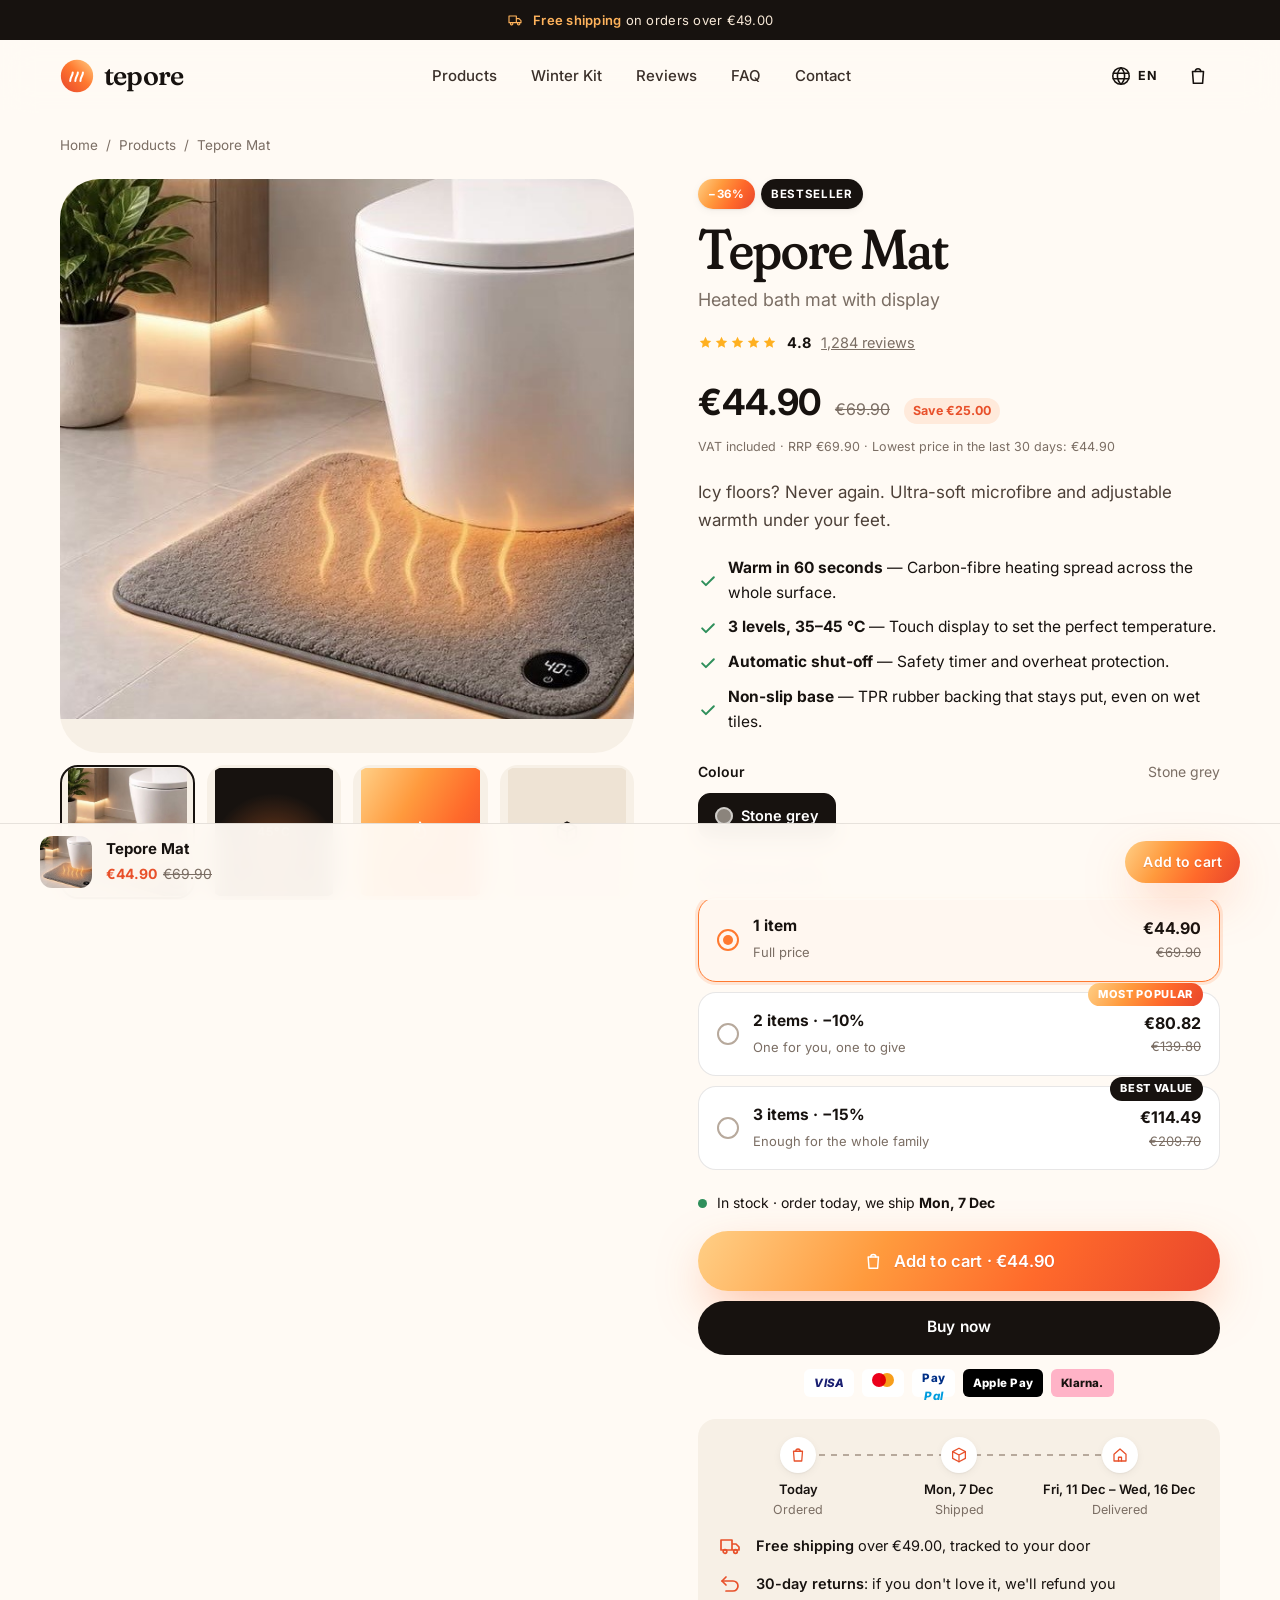
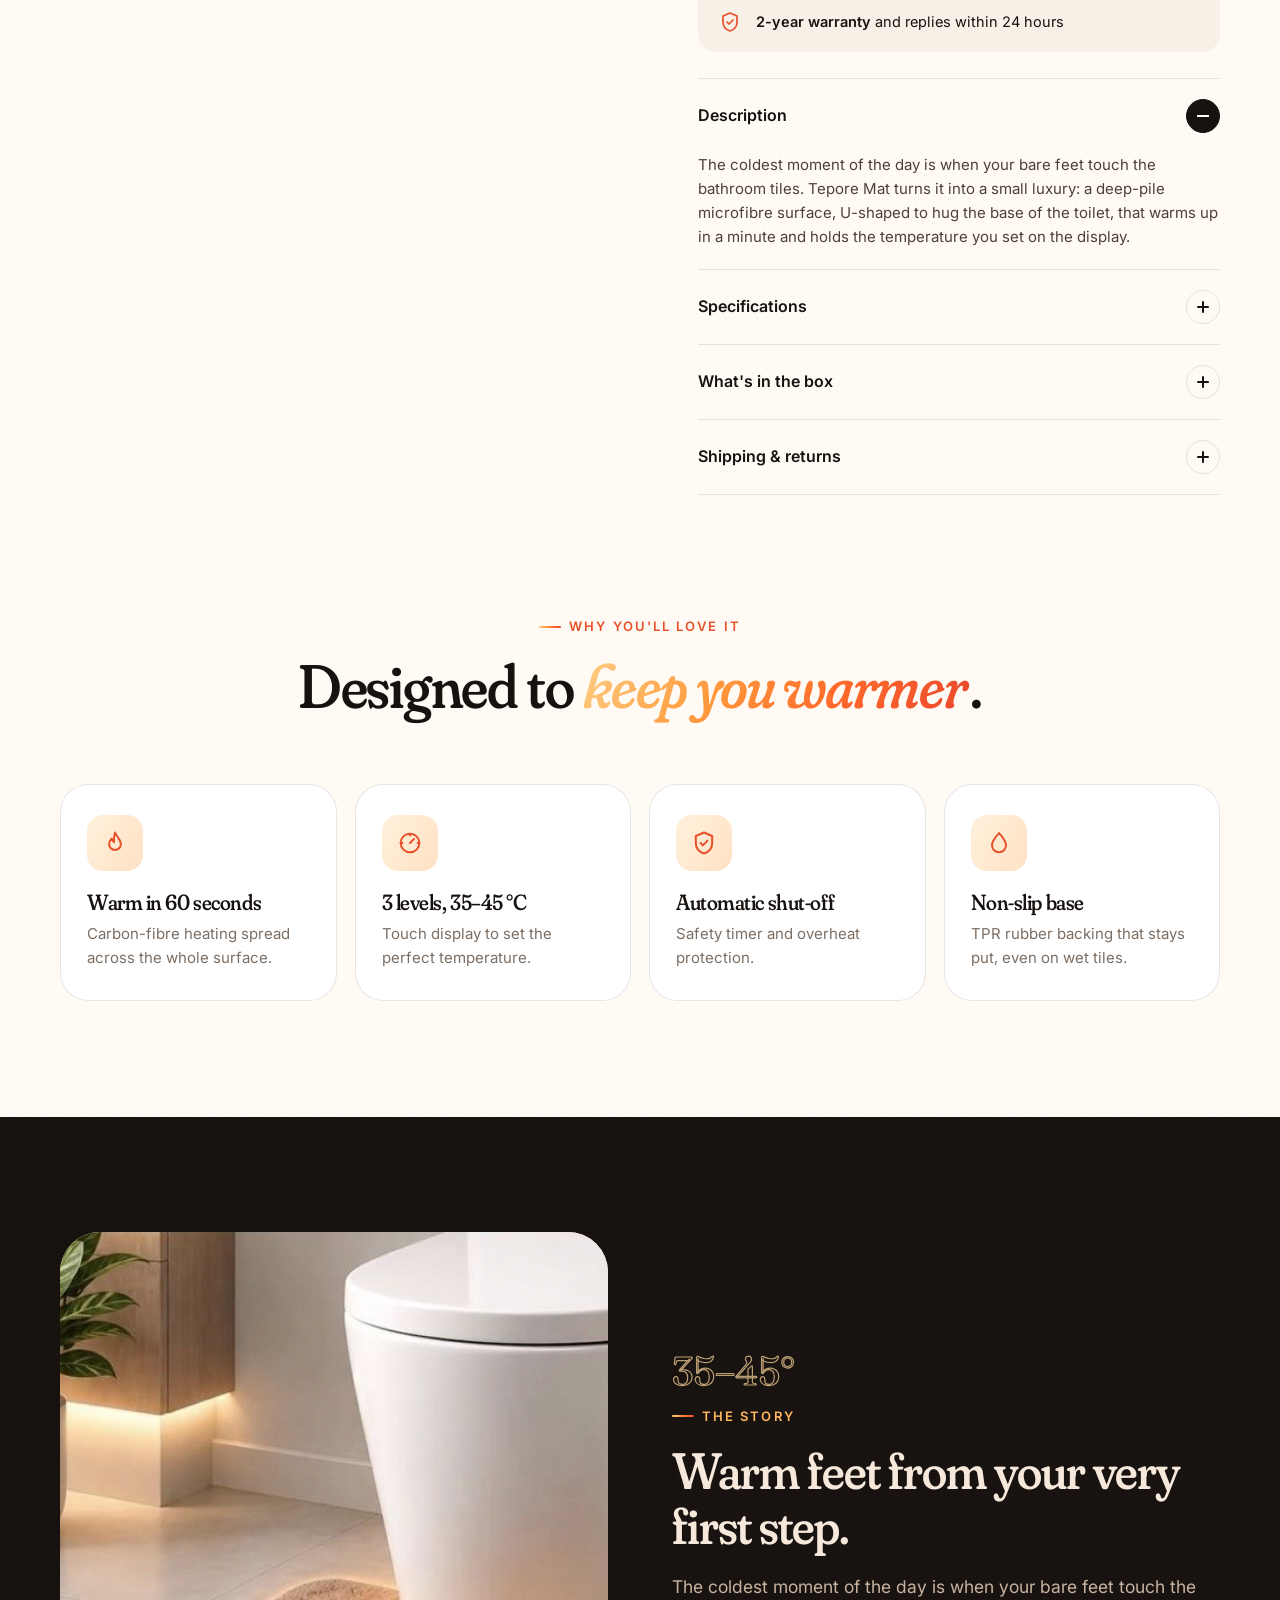
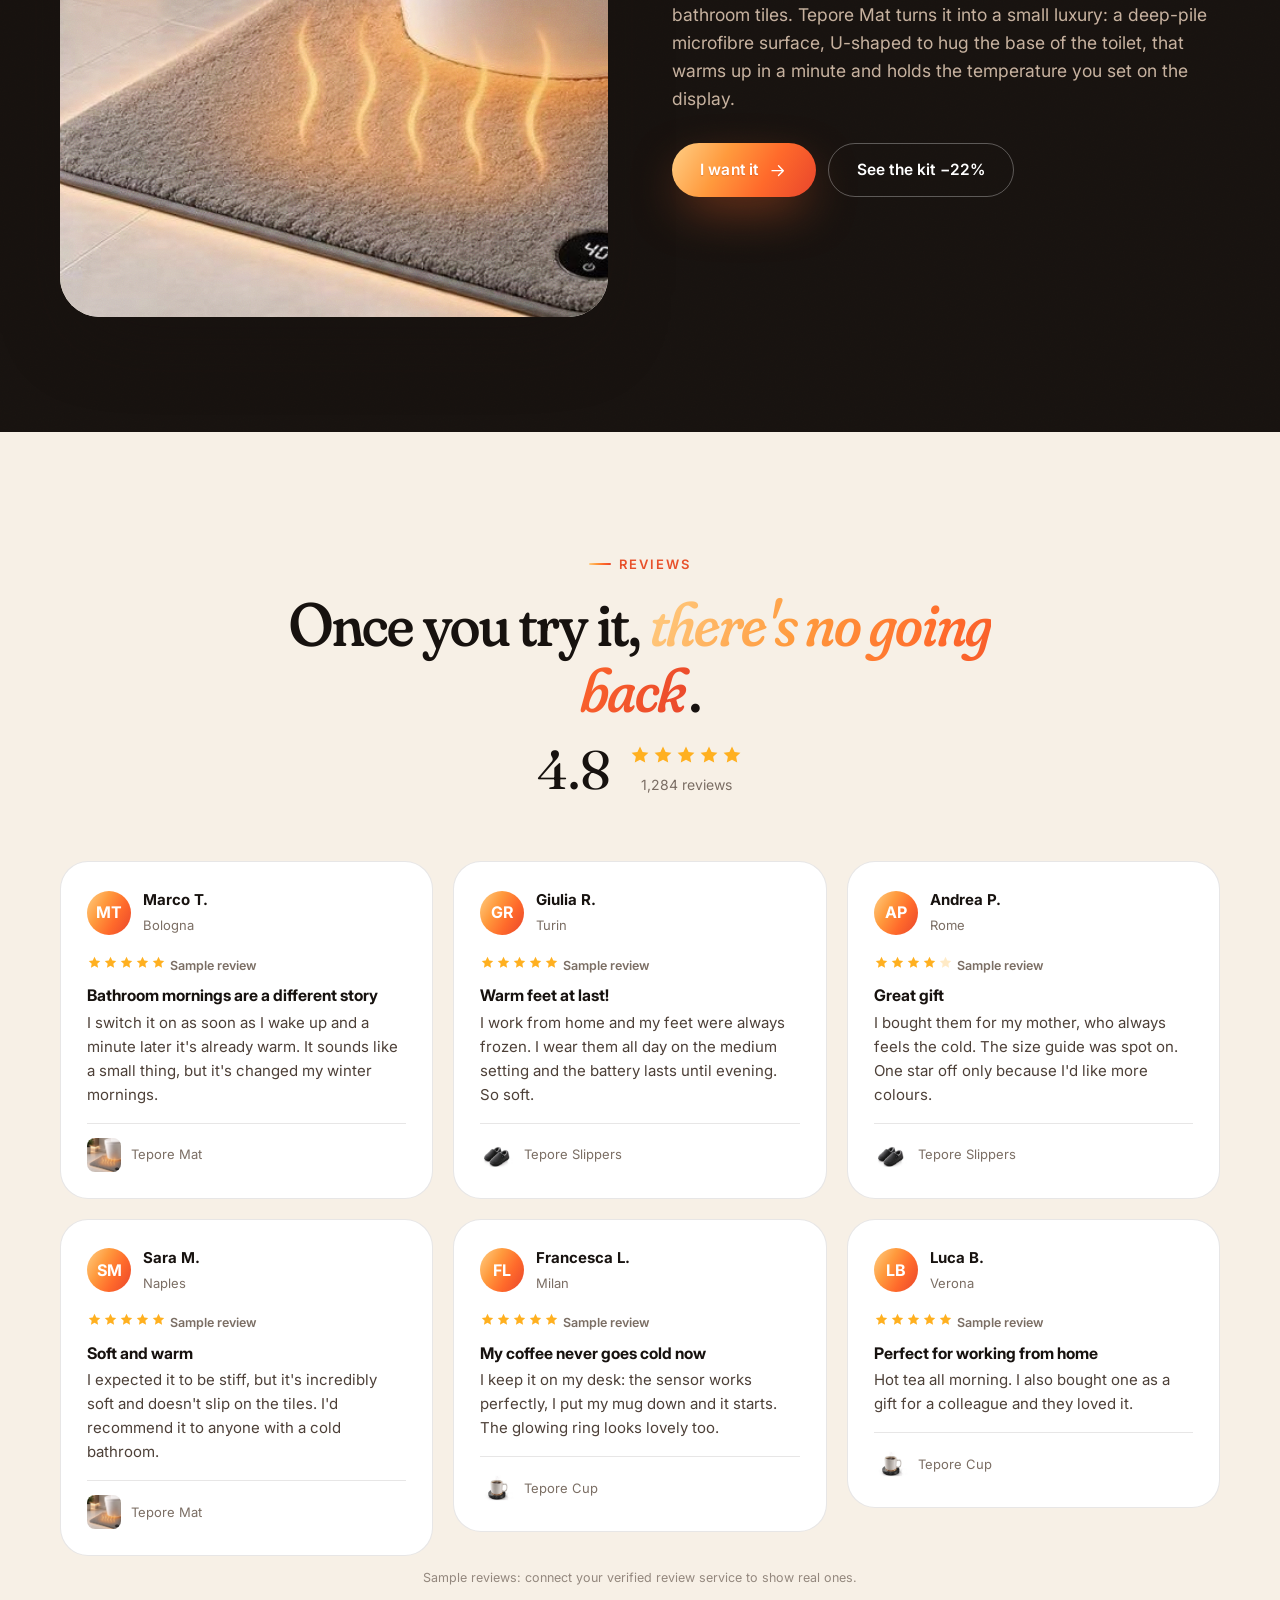
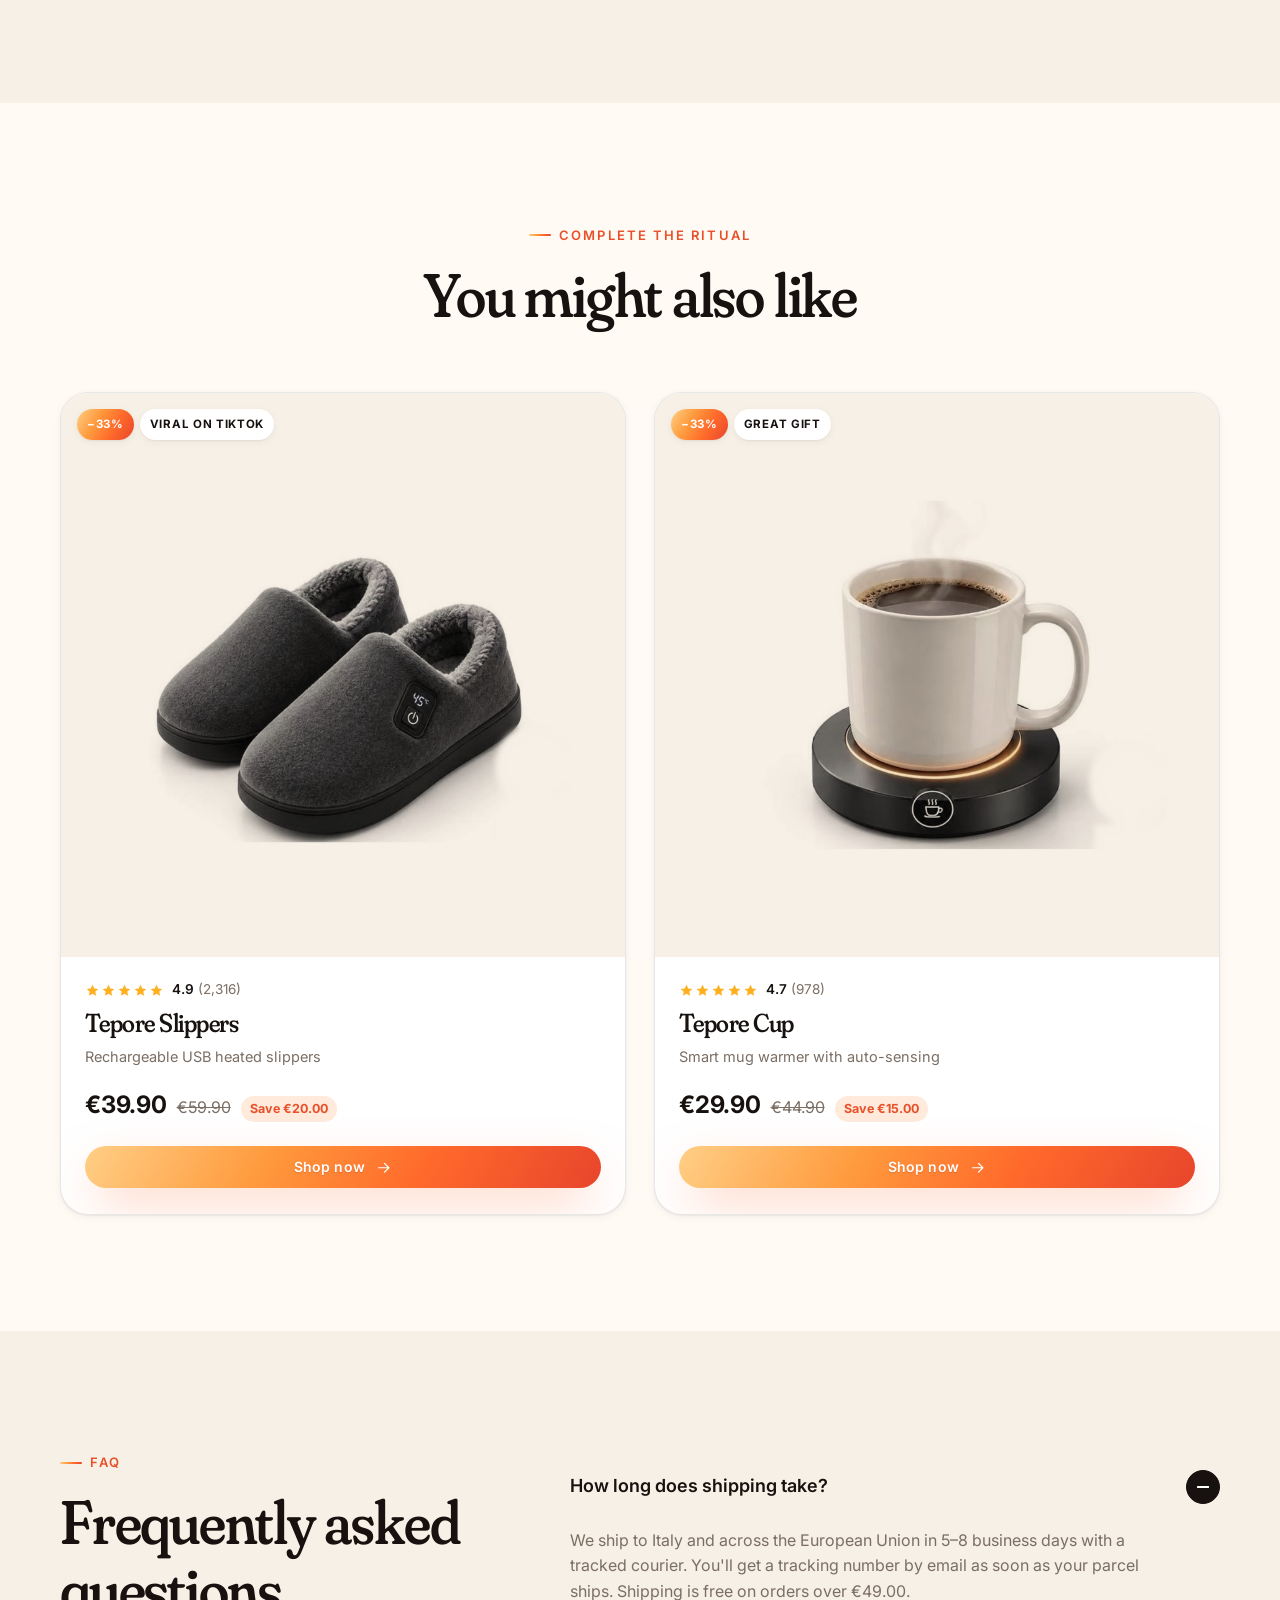
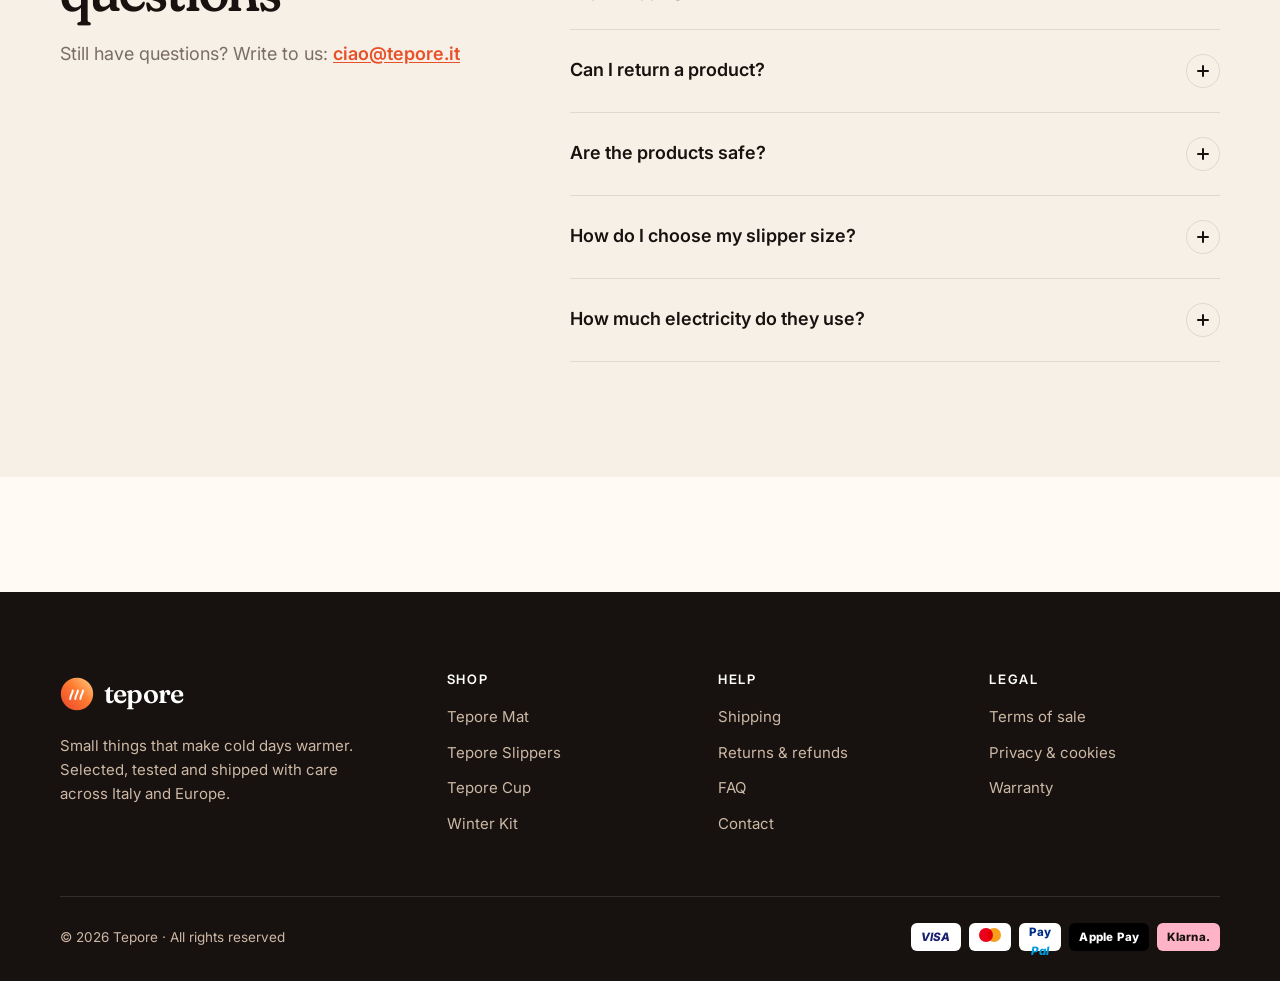
<file: product.html>
<!doctype html>
<html lang="it">
<head>
  <meta charset="utf-8">
  <meta name="viewport" content="width=device-width, initial-scale=1, viewport-fit=cover">
  <title>Tepore</title>
  <meta name="description" content="Tepore">
  <meta name="theme-color" content="#17120f">
  <link rel="icon" href="assets/img/favicon.svg" type="image/svg+xml">
  <link rel="preconnect" href="https://fonts.googleapis.com">
  <link rel="preconnect" href="https://fonts.gstatic.com" crossorigin>
  <link href="https://fonts.googleapis.com/css2?family=Fraunces:ital,opsz,wght,SOFT@0,9..144,300..700,0..100;1,9..144,300..700,0..100&family=Inter:wght@400;500;600;700;800&display=swap" rel="stylesheet">
  <link rel="stylesheet" href="assets/css/style.css">
</head>
<body>
  <div data-chrome-top></div>

  <main id="pdpRoot">
    <div class="container">
      <nav class="breadcrumb" data-i18n-attr="aria-label:a11y.breadcrumb"><a href="index.html" data-i18n="pdp.home"></a> / <a href="index.html#prodotti" data-i18n="pdp.products"></a> / <span id="bcName"></span></nav>

      <div class="pdp">
        <div class="gallery">
          <div class="gallery-main" id="galleryMain"></div>
          <div class="gallery-thumbs" id="galleryThumbs"></div>
        </div>

        <div class="pdp-info" id="pdpInfo"></div>
      </div>
    </div>

    <section class="section" style="padding-bottom:0">
      <div class="container">
        <div class="section-head reveal">
          <span class="eyebrow" data-i18n="pdp.hlEyebrow"></span>
          <h2 data-i18n="pdp.hlTitle"></h2>
        </div>
        <div class="highlights benefits" id="highlights"></div>
      </div>
    </section>

    <section class="section section-dark grain" style="margin-top:clamp(72px,9vw,130px)">
      <div class="container story" id="story"></div>
    </section>

    <section class="section section-cream" id="recensioni">
      <div class="container">
        <div class="section-head reveal">
          <span class="eyebrow" data-i18n="reviews.eyebrow"></span>
          <h2 data-i18n="pdp.revTitle"></h2>
          <div class="reviews-summary" id="pdpReviewSum"></div>
        </div>
        <div class="reviews-grid" id="pdpReviews"></div>
        <p class="sample-note" id="sampleNote" hidden data-i18n="review.sampleNote"></p>
      </div>
    </section>

    <section class="section">
      <div class="container">
        <div class="section-head reveal">
          <span class="eyebrow" data-i18n="pdp.crossEyebrow"></span>
          <h2 data-i18n="pdp.crossTitle"></h2>
        </div>
        <div class="product-grid" id="crossSell" style="grid-template-columns:repeat(auto-fit,minmax(280px,1fr))"></div>
      </div>
    </section>

    <section class="section section-cream" id="faq">
      <div class="container faq-wrap">
        <div class="section-head left reveal">
          <span class="eyebrow" data-i18n="pdp.faqEyebrow"></span>
          <h2 data-i18n="pdp.faqTitle"></h2>
          <p data-i18n="pdp.faqLead"></p>
        </div>
        <div id="faqList"></div>
      </div>
    </section>
  </main>

  <div class="sticky-atc" id="stickyAtc"></div>

  <div data-chrome-bottom></div>

  <script src="assets/js/data.js"></script>
  <script src="assets/js/i18n/it.js"></script>
  <script src="assets/js/i18n/en.js"></script>
  <script src="assets/js/i18n/de.js"></script>
  <script src="assets/js/i18n/fr.js"></script>
  <script src="assets/js/i18n/es.js"></script>
  <script src="assets/js/app.js"></script>
  <script src="assets/js/product.js"></script>
</body>
</html>
</file>
<file: assets/css/style.css>
/* ==========================================================================
   TEPORE — design system
   ========================================================================== */

:root {
  --ink: #17120f;
  --ink-2: #211915;
  --ink-3: #2d231d;
  --paper: #fffaf4;
  --cream: #f7f0e6;
  --sand: #eee3d4;
  --muted: #7b6e64;
  --muted-light: #b7a99c;
  --line: rgba(23, 18, 15, 0.1);
  --line-light: rgba(255, 240, 225, 0.12);
  --ember: #ff7a30;
  --ember-deep: #e8502a;
  --amber: #ffb35c;
  --gold: #ffd59a;
  --green: #2f8f5b;
  --star: #ffb020;
  --heat: linear-gradient(120deg, #ffcf86 0%, #ff9a3d 35%, #ff6a2b 65%, #e8452c 100%);
  --heat-soft: linear-gradient(120deg, #fff1dc, #ffe1c4);

  --font-display: "Fraunces", "Georgia", serif;
  --font-body: "Inter", system-ui, -apple-system, "Segoe UI", sans-serif;

  --r-sm: 10px;
  --r: 18px;
  --r-lg: 28px;
  --r-xl: 40px;
  --shadow-sm: 0 1px 2px rgba(23, 18, 15, 0.06), 0 2px 8px rgba(23, 18, 15, 0.05);
  --shadow: 0 10px 30px -10px rgba(23, 18, 15, 0.18), 0 2px 6px rgba(23, 18, 15, 0.05);
  --shadow-lg: 0 30px 80px -20px rgba(23, 18, 15, 0.35);
  --shadow-glow: 0 18px 50px -12px rgba(255, 106, 43, 0.55);
  --container: 1240px;
  --gutter: clamp(16px, 4vw, 40px);
  --ease: cubic-bezier(0.22, 1, 0.36, 1);
}

*,
*::before,
*::after { box-sizing: border-box; }

html { scroll-behavior: smooth; -webkit-text-size-adjust: 100%; }

body {
  margin: 0;
  font-family: var(--font-body);
  font-size: 16px;
  line-height: 1.6;
  color: var(--ink);
  background: var(--paper);
  -webkit-font-smoothing: antialiased;
  overflow-x: hidden;
}

img { max-width: 100%; display: block; }
a { color: inherit; text-decoration: none; }
button { font: inherit; color: inherit; cursor: pointer; border: 0; background: none; }
input, select, textarea { font: inherit; color: inherit; }
h1, h2, h3, h4 { margin: 0; font-family: var(--font-display); font-weight: 500; line-height: 1.08; letter-spacing: -0.02em; font-variation-settings: "SOFT" 100, "opsz" 144; }
p { margin: 0; }
ul { margin: 0; padding: 0; list-style: none; }
::selection { background: var(--ember); color: #fff; }

.container { width: 100%; max-width: var(--container); margin: 0 auto; padding: 0 var(--gutter); }
.sr-only { position: absolute; width: 1px; height: 1px; overflow: hidden; clip: rect(0 0 0 0); white-space: nowrap; }

.icon { width: 1.25em; height: 1.25em; flex-shrink: 0; stroke: currentColor; fill: none; stroke-width: 1.7; stroke-linecap: round; stroke-linejoin: round; }

.grad-text {
  background: var(--heat);
  -webkit-background-clip: text;
  background-clip: text;
  color: transparent;
  font-style: italic;
  padding-right: 0.1em;
  margin-right: -0.04em;
}

/* ---------- Buttons ---------- */
.btn {
  --bh: 54px;
  display: inline-flex; align-items: center; justify-content: center; gap: 10px;
  height: var(--bh); padding: 0 28px;
  border-radius: 999px;
  font-weight: 600; font-size: 15.5px; letter-spacing: 0.01em;
  transition: transform 0.35s var(--ease), box-shadow 0.35s var(--ease), background 0.25s, color 0.25s;
  white-space: nowrap;
  position: relative; isolation: isolate; overflow: hidden;
}
.btn:active { transform: scale(0.98); }
.btn-primary { background: var(--heat); color: #fff; box-shadow: var(--shadow-glow); text-shadow: 0 1px 1px rgba(150, 40, 10, 0.25); }
.btn-primary::after {
  content: ""; position: absolute; inset: 0; z-index: -1;
  background: linear-gradient(110deg, transparent 30%, rgba(255, 255, 255, 0.45) 50%, transparent 70%);
  transform: translateX(-120%); transition: transform 0.9s var(--ease);
}
.btn-primary:hover { transform: translateY(-2px); box-shadow: 0 24px 60px -12px rgba(255, 106, 43, 0.7); }
.btn-primary:hover::after { transform: translateX(120%); }
.btn-dark { background: var(--ink); color: #fff; }
.btn-dark:hover { background: var(--ink-3); transform: translateY(-2px); }
.btn-ghost { border: 1.5px solid currentColor; }
.btn-ghost:hover { background: var(--ink); color: #fff; border-color: var(--ink); }
.btn-light { background: #fff; color: var(--ink); }
.btn-light:hover { transform: translateY(-2px); box-shadow: var(--shadow); }
.btn-block { width: 100%; }
.btn-sm { --bh: 42px; padding: 0 18px; font-size: 14px; }

/* ---------- Announcement bar ---------- */
.announce {
  background: var(--ink); color: #f6e7d6;
  font-size: 13px; letter-spacing: 0.02em;
  position: relative; z-index: 60;
}
.announce .container { display: flex; align-items: center; justify-content: center; gap: 18px; min-height: 40px; }
.announce-rotator { position: relative; height: 20px; overflow: hidden; flex: 0 1 auto; text-align: center; }
.announce-rotator span { display: block; height: 20px; line-height: 20px; transition: transform 0.6s var(--ease); white-space: nowrap; }
.announce strong { color: var(--amber); font-weight: 600; }
.countdown { display: inline-flex; gap: 4px; align-items: center; font-variant-numeric: tabular-nums; }
.countdown b { background: rgba(255, 179, 92, 0.14); color: var(--amber); padding: 2px 6px; border-radius: 6px; font-weight: 600; min-width: 28px; text-align: center; }
.countdown i { font-style: normal; opacity: 0.5; }
@media (max-width: 720px) { .announce .countdown-wrap { display: none; } }

/* ---------- Header ---------- */
.header {
  position: sticky; top: env(safe-area-inset-top, 0px); z-index: 50;
  background: rgba(255, 250, 244, 0.82);
  backdrop-filter: saturate(1.6) blur(16px);
  -webkit-backdrop-filter: saturate(1.6) blur(16px);
  border-bottom: 1px solid transparent;
  transition: border-color 0.3s, background 0.3s;
}
.header.scrolled { border-color: var(--line); }
.header .container { display: flex; align-items: center; justify-content: space-between; height: 72px; gap: 20px; }
.logo { display: inline-flex; align-items: center; gap: 10px; font-family: var(--font-display); font-size: 27px; font-weight: 600; letter-spacing: -0.03em; }
.logo-mark { width: 34px; height: 34px; }
.nav { display: flex; gap: 34px; font-size: 15px; font-weight: 500; }
.nav a { position: relative; padding: 6px 0; color: #3b302a; transition: color 0.2s; }
.nav a::after { content: ""; position: absolute; left: 0; right: 0; bottom: 0; height: 2px; background: var(--heat); border-radius: 2px; transform: scaleX(0); transform-origin: left; transition: transform 0.35s var(--ease); }
.nav a:hover { color: var(--ink); }
.nav a:hover::after { transform: scaleX(1); }
.header-actions { display: flex; align-items: center; gap: 6px; }
.icon-btn { width: 44px; height: 44px; border-radius: 50%; display: inline-grid; place-items: center; position: relative; transition: background 0.2s; }
.icon-btn:hover { background: rgba(23, 18, 15, 0.06); }
.icon-btn .icon { width: 22px; height: 22px; }
.cart-count {
  position: absolute; top: 4px; right: 2px; min-width: 19px; height: 19px; padding: 0 5px;
  border-radius: 999px; background: var(--ember); color: #fff; font-size: 11px; font-weight: 700;
  display: grid; place-items: center; transform: scale(0); transition: transform 0.35s var(--ease);
}
.cart-count.has { transform: scale(1); }
.cart-count.bump { animation: bump 0.5s var(--ease); }
@keyframes bump { 40% { transform: scale(1.45); } }
.menu-toggle { display: none; }
@media (max-width: 900px) {
  .nav { display: none; }
  .menu-toggle { display: inline-grid; }
}

.mobile-menu {
  position: fixed; inset: 0; z-index: 90; background: var(--ink); color: #fff;
  padding: 24px var(--gutter); display: flex; flex-direction: column; gap: 6px;
  transform: translateY(-100%); transition: transform 0.6s var(--ease);
}
.mobile-menu.open { transform: none; }
.mobile-menu .mm-top { display: flex; justify-content: space-between; align-items: center; margin-bottom: 30px; }
.mobile-menu .icon-btn:hover { background: rgba(255, 255, 255, 0.08); }
.mobile-menu a.mm-link { font-family: var(--font-display); font-size: 40px; padding: 8px 0; border-bottom: 1px solid var(--line-light); }
.mobile-menu .mm-foot { margin-top: auto; color: var(--muted-light); font-size: 14px; }

/* ---------- Hero ---------- */
.hero {
  position: relative; overflow: hidden;
  background: radial-gradient(1200px 700px at 78% 40%, rgba(255, 122, 48, 0.35), transparent 60%),
              radial-gradient(800px 600px at 10% 110%, rgba(232, 69, 44, 0.25), transparent 60%),
              var(--ink);
  color: #fff7ef;
  padding: clamp(48px, 7vw, 96px) 0 clamp(64px, 8vw, 120px);
}
.grain::before {
  content: ""; position: absolute; inset: 0; pointer-events: none; z-index: 0; opacity: 0.18; mix-blend-mode: overlay;
  background-image: url("data:image/svg+xml,%3Csvg xmlns='http://www.w3.org/2000/svg' width='200' height='200'%3E%3Cfilter id='n'%3E%3CfeTurbulence type='fractalNoise' baseFrequency='.85' numOctaves='3' stitchTiles='stitch'/%3E%3C/filter%3E%3Crect width='100%25' height='100%25' filter='url(%23n)'/%3E%3C/svg%3E");
}
.hero .container { position: relative; z-index: 1; display: grid; grid-template-columns: 1.05fr 1fr; gap: clamp(32px, 5vw, 72px); align-items: center; }
.hero-eyebrow {
  display: inline-flex; align-items: center; gap: 10px;
  padding: 7px 14px 7px 8px; border-radius: 999px;
  background: rgba(255, 255, 255, 0.07); border: 1px solid rgba(255, 255, 255, 0.12);
  font-size: 13.5px; color: #ffe2c6;
}
.hero-eyebrow .pill { background: var(--heat); color: #fff; font-weight: 700; padding: 3px 9px; border-radius: 999px; font-size: 11.5px; letter-spacing: 0.04em; text-transform: uppercase; }
.hero h1 { font-size: clamp(44px, 6.6vw, 92px); margin: 22px 0 22px; font-weight: 400; }
.hero-lead { font-size: clamp(17px, 1.5vw, 19.5px); color: #e9d6c4; max-width: 520px; line-height: 1.6; }
.hero-cta { display: flex; flex-wrap: wrap; gap: 14px; margin-top: 34px; }
.hero-cta .btn-ghost { color: #fff; border-color: rgba(255, 255, 255, 0.3); }
.hero-cta .btn-ghost:hover { background: #fff; color: var(--ink); border-color: #fff; }
.hero-proof { display: flex; align-items: center; gap: 16px; margin-top: 40px; flex-wrap: wrap; }
.avatars { display: flex; }
.avatars span {
  width: 38px; height: 38px; border-radius: 50%; border: 2px solid var(--ink); margin-left: -10px;
  display: grid; place-items: center; font-size: 13px; font-weight: 700; color: var(--ink);
}
.avatars span:first-child { margin-left: 0; }
.hero-proof .stars { color: var(--star); }
.hero-proof small { display: block; color: #cdb8a5; font-size: 13.5px; }
.hero-proof strong { color: #fff; }

.hero-visual { position: relative; aspect-ratio: 1 / 1.02; }
.hero-frame {
  position: absolute; inset: 0 6% 4% 4%;
  border-radius: 999px 999px var(--r-xl) var(--r-xl);
  overflow: hidden;
  box-shadow: 0 50px 120px -30px rgba(255, 106, 43, 0.55), 0 0 0 1px rgba(255, 255, 255, 0.08);
}
.hero-frame img { width: 100%; height: 100%; object-fit: cover; object-position: 40% 60%; transform: scale(1.04); animation: slowzoom 18s ease-in-out infinite alternate; }
@keyframes slowzoom { to { transform: scale(1.12) translate(-1%, -1%); } }
.hero-frame::after { content: ""; position: absolute; inset: 0; background: linear-gradient(180deg, transparent 55%, rgba(23, 18, 15, 0.45)); }
.float-card {
  position: absolute; z-index: 2;
  background: rgba(255, 250, 244, 0.95); color: var(--ink);
  border-radius: var(--r); box-shadow: var(--shadow-lg);
  display: flex; align-items: center; gap: 12px; padding: 10px 16px 10px 10px;
  animation: floaty 6s ease-in-out infinite;
  backdrop-filter: blur(8px);
}
.float-card img { width: 58px; height: 58px; border-radius: 12px; object-fit: contain; background: #fff; }
.float-card b { display: block; font-size: 14px; }
.float-card small { color: var(--muted); font-size: 12.5px; }
.float-card .price { color: var(--ember-deep); font-weight: 700; }
.fc-1 { left: -4%; top: 14%; }
.fc-2 { right: -2%; bottom: 18%; animation-delay: -3s; }
.temp-chip {
  position: absolute; z-index: 2; right: 10%; top: 8%;
  width: 112px; height: 112px; border-radius: 50%;
  background: radial-gradient(circle at 30% 30%, #2b211b, #120d0a);
  border: 1px solid rgba(255, 179, 92, 0.35);
  display: grid; place-items: center; text-align: center;
  box-shadow: 0 0 0 8px rgba(255, 122, 48, 0.08), 0 0 60px rgba(255, 122, 48, 0.45);
  animation: floaty 7s ease-in-out infinite -1.5s;
}
.temp-chip b { font-family: var(--font-display); font-size: 34px; font-weight: 500; color: var(--gold); display: block; line-height: 1; }
.temp-chip small { font-size: 10.5px; letter-spacing: 0.16em; text-transform: uppercase; color: #c9ad93; }
.temp-chip::before { content: ""; position: absolute; inset: -9px; border-radius: 50%; border: 2px solid transparent; border-top-color: var(--ember); border-right-color: var(--amber); animation: spin 4s linear infinite; }
@keyframes spin { to { transform: rotate(360deg); } }
@keyframes floaty { 50% { transform: translateY(-12px); } }

.heatwaves { position: absolute; left: 34%; bottom: 20%; width: 34%; z-index: 1; pointer-events: none; }
.heatwaves path { stroke: url(#hw); stroke-width: 3; fill: none; stroke-linecap: round; opacity: 0; animation: rise 3.2s ease-in-out infinite; filter: drop-shadow(0 0 6px rgba(255, 140, 60, 0.9)); }
.heatwaves path:nth-child(2) { animation-delay: 0.6s; }
.heatwaves path:nth-child(3) { animation-delay: 1.2s; }
.heatwaves path:nth-child(4) { animation-delay: 1.8s; }
@keyframes rise { 0% { opacity: 0; transform: translateY(20px); } 30% { opacity: 1; } 100% { opacity: 0; transform: translateY(-40px); } }

@media (max-width: 960px) {
  .hero .container { grid-template-columns: 1fr; }
  .hero-visual { max-width: 520px; width: 100%; margin: 10px auto 0; }
}
@media (max-width: 520px) {
  .fc-1 { left: -2%; top: 6%; }
  .float-card img { width: 46px; height: 46px; }
  .float-card { padding: 8px 12px 8px 8px; }
  .temp-chip { width: 88px; height: 88px; }
  .temp-chip b { font-size: 26px; }
  .hero-cta .btn { flex: 1 1 100%; }
}

/* ---------- Marquee ---------- */
.marquee { background: var(--heat); color: #fff; overflow: hidden; padding: 14px 0; position: relative; z-index: 2; }
.marquee-track { display: flex; gap: 48px; width: max-content; animation: marquee 32s linear infinite; }
.marquee-item { display: inline-flex; align-items: center; gap: 12px; font-weight: 600; font-size: 15px; letter-spacing: 0.02em; white-space: nowrap; }
.marquee-item .icon { width: 20px; height: 20px; }
.marquee-item::after { content: "✦"; margin-left: 36px; opacity: 0.7; }
@keyframes marquee { to { transform: translateX(-50%); } }

/* ---------- Sections ---------- */
.section { padding: clamp(72px, 9vw, 130px) 0; position: relative; }
.section-cream { background: var(--cream); }
.section-dark { background: var(--ink); color: #f6e8da; }
.section-head { text-align: center; max-width: 720px; margin: 0 auto clamp(40px, 5vw, 64px); }
.section-head.left { text-align: left; margin-left: 0; }
.eyebrow { display: inline-flex; align-items: center; gap: 8px; font-size: 13px; font-weight: 600; letter-spacing: 0.16em; text-transform: uppercase; color: var(--ember-deep); margin-bottom: 16px; }
.eyebrow::before { content: ""; width: 22px; height: 2px; background: var(--heat); border-radius: 2px; }
.section-dark .eyebrow { color: var(--amber); }
.section-head h2 { font-size: clamp(36px, 4.8vw, 62px); }
.section-head p { margin-top: 18px; font-size: 18px; color: var(--muted); }
.section-dark .section-head p { color: #c4ae9b; }

/* ---------- Product cards ---------- */
.product-grid { display: grid; grid-template-columns: repeat(3, 1fr); gap: clamp(16px, 2.2vw, 28px); }
@media (max-width: 1024px) {
  .product-grid { gap: 16px; }
  .product-grid .card-body { padding: 18px 18px 22px; }
  .product-grid .card-body h3 { font-size: 23px; }
}
@media (max-width: 760px) {
  .product-grid { grid-template-columns: repeat(2, 1fr); }
  /* il terzo prodotto occupa tutta la riga, in orizzontale */
  .product-grid > .card:last-child:nth-child(odd) { grid-column: 1 / -1; flex-direction: row; }
  .product-grid > .card:last-child:nth-child(odd) .card-media { flex: 0 0 50%; }
  .product-grid > .card:last-child:nth-child(odd) .card-body { justify-content: center; }
}
@media (max-width: 560px) {
  .product-grid { grid-template-columns: 1fr; }
  .product-grid > .card:last-child:nth-child(odd) { flex-direction: column; }
}

.card {
  position: relative; background: #fff; border-radius: var(--r-lg); overflow: hidden;
  box-shadow: var(--shadow-sm); border: 1px solid var(--line);
  display: flex; flex-direction: column;
  transition: transform 0.5s var(--ease), box-shadow 0.5s var(--ease);
}
.card:hover { transform: translateY(-6px); box-shadow: var(--shadow-lg); }
.card-media { position: relative; aspect-ratio: 1 / 1; background: var(--cream); overflow: hidden; display: block; }
.card-media img { width: 100%; height: 100%; object-fit: cover; transition: transform 0.9s var(--ease); }
.card-media img.fit-contain { object-fit: contain; mix-blend-mode: multiply; padding: 6%; }
.card:hover .card-media img { transform: scale(1.06); }
.card-media::after { content: ""; position: absolute; inset: auto 0 0 0; height: 40%; background: radial-gradient(60% 80% at 50% 120%, rgba(255, 122, 48, 0.28), transparent 70%); opacity: 0; transition: opacity 0.6s; pointer-events: none; }
.card:hover .card-media::after { opacity: 1; }
.badges { position: absolute; top: 16px; left: 16px; display: flex; gap: 6px; flex-wrap: wrap; z-index: 2; }
.badge { font-size: 11.5px; font-weight: 700; letter-spacing: 0.06em; text-transform: uppercase; padding: 6px 10px; border-radius: 999px; background: #fff; color: var(--ink); box-shadow: var(--shadow-sm); }
.badge-hot { background: var(--heat); color: #fff; }
.badge-dark { background: var(--ink); color: #fff; }
.card-quick {
  position: absolute; left: 16px; right: 16px; bottom: 16px; z-index: 2;
  transform: translateY(calc(100% + 20px)); transition: transform 0.5s var(--ease);
}
.card:hover .card-quick, .card:focus-within .card-quick { transform: none; }
@media (hover: none) { .card-quick { display: none; } }
.card-body { padding: 22px 24px 26px; display: flex; flex-direction: column; gap: 8px; flex: 1; }
.card-body h3 { font-size: 26px; }
.card-sub { color: var(--muted); font-size: 14.5px; }
.rating { display: inline-flex; align-items: center; gap: 8px; font-size: 13.5px; color: var(--muted); }
.stars { display: inline-flex; gap: 1px; color: var(--star); }
.stars .icon { width: 15px; height: 15px; fill: currentColor; stroke: none; }
.price-row { display: flex; align-items: baseline; gap: 10px; flex-wrap: wrap; margin-top: auto; padding-top: 10px; }
.price-now { font-size: 24px; font-weight: 700; letter-spacing: -0.01em; }
.price-old { color: var(--muted); text-decoration: line-through; font-size: 16px; }
.price-save { font-size: 12.5px; font-weight: 700; color: var(--ember-deep); background: #ffeadb; padding: 3px 9px; border-radius: 999px; }
.card-actions { display: flex; gap: 10px; margin-top: 14px; }
.card-actions .btn { flex: 1; }

/* ---------- Ritual (timeline) ---------- */
.ritual { overflow: hidden; }
.ritual::after {
  content: ""; position: absolute; width: 900px; height: 900px; right: -300px; top: -300px; border-radius: 50%;
  background: radial-gradient(circle, rgba(255, 122, 48, 0.22), transparent 65%); pointer-events: none;
}
.ritual-grid { display: grid; grid-template-columns: repeat(3, 1fr); gap: 24px; position: relative; z-index: 1; }
.ritual-step { position: relative; padding: 30px; border-radius: var(--r-lg); background: linear-gradient(180deg, rgba(255, 255, 255, 0.06), rgba(255, 255, 255, 0.02)); border: 1px solid var(--line-light); transition: border-color 0.4s, transform 0.5s var(--ease); }
.ritual-step:hover { border-color: rgba(255, 179, 92, 0.5); transform: translateY(-4px); }
.ritual-time { font-family: var(--font-display); font-size: 58px; line-height: 1; color: transparent; -webkit-text-stroke: 1.2px rgba(255, 213, 154, 0.7); font-weight: 400; }
.ritual-step h3 { font-size: 26px; margin: 18px 0 10px; color: #fff; }
.ritual-step p { color: #c4ae9b; font-size: 15.5px; }
.ritual-img { margin-top: 24px; aspect-ratio: 4 / 3; border-radius: var(--r); overflow: hidden; background: #fff; }
.ritual-img img { width: 100%; height: 100%; object-fit: cover; }
.ritual-img img.fit-contain { object-fit: contain; padding: 6%; }
.ritual-step .link-arrow { margin-top: 18px; color: var(--amber); }
.link-arrow { display: inline-flex; align-items: center; gap: 8px; font-weight: 600; font-size: 15px; }
.link-arrow .icon { transition: transform 0.3s var(--ease); }
.link-arrow:hover .icon { transform: translateX(4px); }
@media (max-width: 1024px) { .ritual-grid { gap: 16px; } .ritual-step { padding: 22px; } .ritual-time { font-size: 46px; } .ritual-step h3 { font-size: 22px; } }
@media (max-width: 760px) { .ritual-grid { grid-template-columns: 1fr; } .ritual-img { aspect-ratio: 16 / 9; } }

/* ---------- Temperature playground ---------- */
.thermo { display: grid; grid-template-columns: 1fr 1fr; gap: clamp(32px, 5vw, 80px); align-items: center; }
.thermo-dial {
  --t: 0.5;
  position: relative; aspect-ratio: 1; max-width: 460px; width: 100%; margin: 0 auto;
  border-radius: 50%; display: grid; place-items: center;
  background:
    radial-gradient(circle, #fff 0 54%, transparent 54.5%),
    conic-gradient(from 225deg, #ffd59a 0deg, #ff9a3d calc(var(--t) * 270deg), var(--sand) calc(var(--t) * 270deg), var(--sand) 270deg, transparent 270deg);
  box-shadow: inset 0 0 0 1px var(--line), 0 40px 100px -40px rgba(255, 106, 43, calc(0.2 + var(--t) * 0.6));
  transition: box-shadow 0.4s;
}
.thermo-dial::before {
  content: ""; position: absolute; inset: 14%; border-radius: 50%;
  background: radial-gradient(circle at 50% 60%, rgba(255, 122, 48, calc(var(--t) * 0.35)), transparent 70%);
  filter: blur(10px);
}
.thermo-readout { position: relative; text-align: center; }
.thermo-readout b { font-family: var(--font-display); font-size: clamp(64px, 9vw, 110px); font-weight: 400; line-height: 1; letter-spacing: -0.04em; display: block; }
.thermo-readout b sup { font-size: 0.4em; vertical-align: top; position: relative; top: 0.35em; margin-left: 4px; color: var(--ember); }
.thermo-readout > span { font-size: 14px; letter-spacing: 0.14em; text-transform: uppercase; color: var(--muted); }
.thermo-controls h2 { font-size: clamp(34px, 4.2vw, 54px); }
.thermo-controls > p { color: var(--muted); font-size: 18px; margin: 16px 0 30px; }
.range { -webkit-appearance: none; appearance: none; width: 100%; height: 10px; border-radius: 999px; background: linear-gradient(90deg, #ffe1c4, #ff9a3d, #e8452c); outline: none; }
.range::-webkit-slider-thumb { -webkit-appearance: none; width: 30px; height: 30px; border-radius: 50%; background: #fff; border: 4px solid var(--ember); box-shadow: var(--shadow); cursor: grab; transition: transform 0.2s; }
.range::-webkit-slider-thumb:active { transform: scale(1.15); cursor: grabbing; }
.range::-moz-range-thumb { width: 24px; height: 24px; border-radius: 50%; background: #fff; border: 4px solid var(--ember); box-shadow: var(--shadow); cursor: grab; }
.range-labels { display: flex; justify-content: space-between; font-size: 13px; color: var(--muted); margin-top: 10px; }
.thermo-match { margin-top: 30px; display: grid; gap: 10px; }
.thermo-match li { display: flex; align-items: center; gap: 14px; padding: 12px 16px; border-radius: var(--r); background: #fff; border: 1px solid var(--line); transition: all 0.35s var(--ease); opacity: 0.55; }
.thermo-match li.on { opacity: 1; border-color: rgba(255, 122, 48, 0.5); box-shadow: 0 10px 30px -14px rgba(255, 106, 43, 0.5); transform: translateX(6px); }
.thermo-match img { width: 52px; height: 52px; border-radius: 12px; object-fit: cover; background: var(--cream); }
.thermo-match img.fit-contain { object-fit: contain; mix-blend-mode: multiply; }
.thermo-match small { display: block; color: var(--muted); font-size: 13px; }
.thermo-match .tag { margin-left: auto; font-size: 12px; font-weight: 700; color: var(--green); white-space: nowrap; }
@media (max-width: 900px) { .thermo { grid-template-columns: 1fr; } .thermo-dial { max-width: 340px; } }

/* ---------- Bundle ---------- */
.bundle {
  position: relative; border-radius: var(--r-xl); overflow: hidden;
  background: radial-gradient(900px 500px at 85% 20%, rgba(255, 140, 60, 0.45), transparent 60%), var(--ink-2);
  color: #fff; display: grid; grid-template-columns: 1.1fr 1fr; align-items: center;
}
.bundle-visual { position: relative; min-height: 520px; height: 100%; }
.bundle-visual .b-main { position: absolute; inset: 0; width: 100%; height: 100%; object-fit: cover; }
.bundle-visual::after { content: ""; position: absolute; inset: 0; background: linear-gradient(90deg, transparent 60%, var(--ink-2)); }
.bundle-visual .b-thumb { position: absolute; z-index: 2; width: 34%; aspect-ratio: 1; border-radius: var(--r-lg); background: #fff; box-shadow: var(--shadow-lg); padding: 4%; object-fit: contain; border: 4px solid #fff; }
.bundle-visual .b-t1 { left: 6%; bottom: 7%; transform: rotate(-6deg); }
.bundle-visual .b-t2 { left: 38%; bottom: 13%; transform: rotate(5deg); }
.bundle-body { padding: clamp(32px, 5vw, 64px); position: relative; z-index: 2; }
.bundle-body h2 { font-size: clamp(34px, 4.2vw, 56px); margin: 6px 0 14px; }
.bundle-body > p { color: #d7c1ad; font-size: 17px; }
.bundle-list { margin: 24px 0; display: grid; gap: 10px; }
.bundle-list li { display: flex; justify-content: space-between; gap: 16px; padding-bottom: 10px; border-bottom: 1px dashed var(--line-light); color: #f1dfcf; }
.bundle-list li span:last-child { color: #a8907c; text-decoration: line-through; }
.bundle-price { display: flex; align-items: baseline; gap: 14px; margin-bottom: 24px; flex-wrap: wrap; }
.bundle-price b { font-family: var(--font-display); font-size: 56px; font-weight: 500; line-height: 1; }
.bundle-price s { color: #a8907c; font-size: 20px; }
.bundle-price .price-save { font-size: 14px; }
.bundle-stamp {
  position: absolute; top: 24px; left: 24px; width: 104px; height: 104px; border-radius: 50%; color: #fff;
  background: var(--heat); display: grid; place-items: center; text-align: center; transform: rotate(12deg);
  font-weight: 800; line-height: 1.05; font-size: 13px; letter-spacing: 0.04em; text-transform: uppercase; box-shadow: var(--shadow-glow); z-index: 3;
}
.bundle-stamp b { font-family: var(--font-display); font-size: 30px; display: block; letter-spacing: -0.02em; text-transform: none; }
@media (max-width: 900px) {
  .bundle { grid-template-columns: 1fr; }
  .bundle-visual { min-height: 340px; }
  .bundle-visual::after { background: linear-gradient(180deg, transparent 60%, var(--ink-2)); }
}

/* ---------- Benefits ---------- */
.benefits { display: grid; grid-template-columns: repeat(4, 1fr); gap: 20px; }
.benefit { padding: 30px 26px; border-radius: var(--r-lg); background: #fff; border: 1px solid var(--line); transition: transform 0.5s var(--ease), box-shadow 0.5s var(--ease); }
.benefit:hover { transform: translateY(-4px); box-shadow: var(--shadow); }
.benefit-icon { width: 56px; height: 56px; border-radius: 16px; display: grid; place-items: center; background: var(--heat-soft); color: var(--ember-deep); margin-bottom: 20px; }
.benefit-icon .icon { width: 28px; height: 28px; }
.benefit h3 { font-size: 22px; margin-bottom: 8px; }
.benefit p { color: var(--muted); font-size: 15px; }
@media (max-width: 980px) { .benefits { grid-template-columns: repeat(2, 1fr); } }
@media (max-width: 520px) { .benefits { grid-template-columns: 1fr; } }

/* ---------- Comparison ---------- */
.compare { max-width: 900px; margin: 0 auto; background: #fff; border-radius: var(--r-lg); border: 1px solid var(--line); overflow: hidden; box-shadow: var(--shadow); }
.compare table { width: 100%; border-collapse: collapse; font-size: 15.5px; }
.compare th, .compare td { padding: 18px 22px; text-align: center; border-bottom: 1px solid var(--line); }
.compare th:first-child, .compare td:first-child { text-align: left; font-weight: 500; }
.compare thead th { font-family: var(--font-display); font-size: 20px; font-weight: 500; }
.compare thead th.us { background: var(--ink); color: #fff; }
.compare td.us { background: #fff6ee; }
.compare tr:last-child td { border-bottom: 0; }
.yes { color: var(--green); } .no { color: #c0392b; opacity: 0.7; }
.compare .icon { width: 22px; height: 22px; stroke-width: 2.4; }
@media (max-width: 560px) { .compare th, .compare td { padding: 14px 10px; font-size: 13.5px; } .compare thead th { font-size: 15px; } }

/* ---------- Reviews ---------- */
.reviews-summary { display: flex; align-items: center; justify-content: center; gap: 18px; flex-wrap: wrap; margin-top: 20px; }
.reviews-summary .big { font-family: var(--font-display); font-size: 54px; line-height: 1; }
.reviews-summary .stars .icon { width: 22px; height: 22px; }
.reviews-grid { columns: 3 320px; column-gap: 20px; }
.review { break-inside: avoid; margin-bottom: 20px; padding: 26px; background: #fff; border-radius: var(--r-lg); border: 1px solid var(--line); }
.review-head { display: flex; align-items: center; gap: 12px; margin-bottom: 14px; }
.review-avatar { width: 44px; height: 44px; border-radius: 50%; display: grid; place-items: center; font-weight: 700; color: #fff; background: var(--heat); }
.review-head b { display: block; font-size: 15px; }
.review-head small { color: var(--muted); font-size: 13px; }
.verified { display: inline-flex; align-items: center; gap: 4px; color: var(--green); font-size: 12.5px; font-weight: 600; }
.verified .icon { width: 14px; height: 14px; stroke-width: 2.5; }
.review h4 { font-family: var(--font-body); font-weight: 700; letter-spacing: 0; font-size: 16px; margin: 10px 0 6px; }
.review p { color: #4d4038; font-size: 15px; }
.review-product { display: flex; align-items: center; gap: 10px; margin-top: 16px; padding-top: 14px; border-top: 1px solid var(--line); font-size: 13px; color: var(--muted); }
.review-product img { width: 34px; height: 34px; border-radius: 8px; object-fit: cover; background: var(--cream); }
.sample-note { text-align: center; font-size: 12.5px; color: var(--muted); margin-top: 12px; opacity: 0.8; }

/* ---------- Stats ---------- */
.stats { display: grid; grid-template-columns: repeat(4, 1fr); gap: 20px; text-align: center; }
.stat b { font-family: var(--font-display); font-size: clamp(42px, 5vw, 68px); font-weight: 400; display: block; line-height: 1; background: var(--heat); -webkit-background-clip: text; background-clip: text; color: transparent; }
.stat span { color: #c4ae9b; font-size: 15px; display: block; margin-top: 10px; }
@media (max-width: 760px) { .stats { grid-template-columns: repeat(2, 1fr); row-gap: 40px; } }

/* ---------- FAQ ---------- */
.faq-wrap { display: grid; grid-template-columns: 0.8fr 1.2fr; gap: clamp(32px, 6vw, 90px); align-items: start; }
.faq-wrap .section-head { position: sticky; top: 110px; }
.faq-item { border-bottom: 1px solid var(--line); }
.faq-q { width: 100%; display: flex; align-items: center; justify-content: space-between; gap: 20px; padding: 24px 0; text-align: left; font-size: 18px; font-weight: 600; }
.faq-q .plus { width: 34px; height: 34px; border-radius: 50%; flex-shrink: 0; border: 1.5px solid var(--line); position: relative; transition: all 0.35s var(--ease); }
.faq-q .plus::before, .faq-q .plus::after { content: ""; position: absolute; left: 50%; top: 50%; width: 12px; height: 2px; background: currentColor; border-radius: 2px; transform: translate(-50%, -50%); transition: transform 0.35s var(--ease); }
.faq-q .plus::after { transform: translate(-50%, -50%) rotate(90deg); }
.faq-item.open .plus { background: var(--ink); color: #fff; border-color: var(--ink); }
.faq-item.open .plus::after { transform: translate(-50%, -50%) rotate(0); }
.faq-a { display: grid; grid-template-rows: 0fr; transition: grid-template-rows 0.45s var(--ease); }
.faq-a > div { overflow: hidden; }
.faq-a p { padding: 0 50px 24px 0; color: var(--muted); }
.faq-item.open .faq-a { grid-template-rows: 1fr; }
@media (max-width: 900px) { .faq-wrap { grid-template-columns: 1fr; } .faq-wrap .section-head { position: static; } }

/* ---------- Guarantee strip ---------- */
.trust-strip { display: grid; grid-template-columns: repeat(4, 1fr); gap: 0; border-top: 1px solid var(--line); border-bottom: 1px solid var(--line); }
.trust-item { display: flex; align-items: center; gap: 14px; padding: 28px 22px; }
.trust-item + .trust-item { border-left: 1px solid var(--line); }
.trust-item .icon { width: 30px; height: 30px; color: var(--ember-deep); }
.trust-item b { display: block; font-size: 15px; }
.trust-item small { color: var(--muted); font-size: 13.5px; }
@media (max-width: 900px) { .trust-strip { grid-template-columns: repeat(2, 1fr); } .trust-item:nth-child(3) { border-left: 0; } .trust-item:nth-child(n+3) { border-top: 1px solid var(--line); } }
@media (max-width: 480px) { .trust-strip { grid-template-columns: 1fr; } .trust-item + .trust-item { border-left: 0; border-top: 1px solid var(--line); } }

/* ---------- Newsletter ---------- */
.newsletter {
  border-radius: var(--r-xl); padding: clamp(40px, 6vw, 80px);
  background: radial-gradient(700px 400px at 100% 0%, rgba(255, 255, 255, 0.35), transparent 60%), var(--heat);
  color: #fff; display: grid; grid-template-columns: 1.2fr 1fr; gap: 40px; align-items: center; position: relative; overflow: hidden;
}
.newsletter h2 { font-size: clamp(34px, 4.4vw, 58px); }
.newsletter p { margin-top: 14px; font-size: 17px; color: #fff3e6; }
.nl-form { display: flex; gap: 8px; background: #fff; padding: 8px; border-radius: 999px; box-shadow: var(--shadow-lg); }
.nl-form input { flex: 1; min-width: 0; border: 0; outline: 0; padding: 0 18px; background: transparent; color: var(--ink); font-size: 16px; }
.nl-form small { display: block; }
.nl-legal { font-size: 12.5px; margin-top: 12px; color: #fff1e0; }
.nl-success { display: none; background: rgba(255, 255, 255, 0.18); border: 1px dashed rgba(255, 255, 255, 0.7); border-radius: var(--r); padding: 18px 22px; font-size: 16px; }
.nl-success code { background: #fff; color: var(--ember-deep); padding: 4px 10px; border-radius: 8px; font-weight: 800; letter-spacing: 0.08em; }
.newsletter.done .nl-form, .newsletter.done .nl-legal { display: none; }
.newsletter.done .nl-success { display: block; }
@media (max-width: 860px) { .newsletter { grid-template-columns: 1fr; } }
@media (max-width: 480px) { .nl-form { flex-direction: column; border-radius: var(--r); } .nl-form input { height: 48px; } }

/* ---------- Footer ---------- */
.footer { background: var(--ink); color: #cdb8a5; padding: 80px 0 30px; margin-top: clamp(72px, 9vw, 130px); }
.footer-grid { display: grid; grid-template-columns: 1.5fr repeat(3, 1fr); gap: 40px; }
.footer .logo { color: #fff; }
.footer p { margin-top: 16px; max-width: 320px; font-size: 15px; }
.footer h4 { font-family: var(--font-body); font-size: 13px; letter-spacing: 0.14em; text-transform: uppercase; color: #fff; margin-bottom: 18px; font-weight: 600; }
.footer li + li { margin-top: 10px; }
.footer a { transition: color 0.2s; font-size: 15px; }
.footer a:hover { color: var(--amber); }
.footer-bottom { margin-top: 60px; padding-top: 26px; border-top: 1px solid var(--line-light); display: flex; justify-content: space-between; align-items: center; gap: 20px; flex-wrap: wrap; font-size: 13.5px; }
.payments { display: flex; gap: 8px; flex-wrap: wrap; }
.pay { white-space: nowrap; height: 28px; padding: 0 10px; border-radius: 6px; background: #fff; color: var(--ink); font-size: 11.5px; font-weight: 800; display: inline-grid; place-items: center; letter-spacing: 0.02em; }
.pay.visa { color: #1a1f71; font-style: italic; }
.pay.mc { background: #fff; }
.pay.mc i { display: inline-block; width: 14px; height: 14px; border-radius: 50%; background: #eb001b; }
.pay.mc i + i { background: #f79e1b; margin-left: -6px; mix-blend-mode: multiply; }
.pay.pp { color: #003087; }
.pay.pp em { color: #009cde; font-style: italic; }
.pay.apple { background: #000; color: #fff; }
.pay.klarna { background: #ffb3c7; color: #17120f; }
@media (max-width: 860px) { .footer-grid { grid-template-columns: 1fr 1fr; } .footer-grid > :first-child { grid-column: 1 / -1; } }

/* ---------- Cart drawer ---------- */
.overlay { position: fixed; inset: 0; z-index: 80; background: rgba(23, 18, 15, 0.5); backdrop-filter: blur(3px); opacity: 0; visibility: hidden; transition: opacity 0.4s, visibility 0.4s; }
.overlay.show { opacity: 1; visibility: visible; }
.drawer {
  position: fixed; top: 0; right: 0; bottom: 0; z-index: 85; width: min(460px, 100%);
  background: var(--paper); display: flex; flex-direction: column;
  transform: translateX(100%); transition: transform 0.55s var(--ease), box-shadow 0.55s, visibility 0.55s; visibility: hidden;
}
.drawer.open { transform: none; box-shadow: var(--shadow-lg); visibility: visible; }
.drawer-head { display: flex; align-items: center; justify-content: space-between; padding: 20px 24px; border-bottom: 1px solid var(--line); }
.drawer-head h3 { font-size: 26px; }
.ship-progress { padding: 16px 24px; background: var(--cream); font-size: 14px; }
.ship-progress b { color: var(--ember-deep); }
.bar { height: 8px; border-radius: 999px; background: #fff; margin-top: 10px; overflow: hidden; box-shadow: inset 0 0 0 1px var(--line); }
.bar span { display: block; height: 100%; background: var(--heat); border-radius: inherit; transition: width 0.6s var(--ease); }
.drawer-items { flex: 1; overflow-y: auto; padding: 8px 24px; }
.line { display: grid; grid-template-columns: 84px 1fr auto; gap: 16px; padding: 18px 0; border-bottom: 1px solid var(--line); align-items: start; }
.line img { width: 84px; height: 84px; border-radius: 14px; object-fit: cover; background: var(--cream); }
.line img.fit-contain { object-fit: contain; mix-blend-mode: multiply; padding: 4px; }
.line b { display: block; font-size: 15.5px; }
.line small { color: var(--muted); font-size: 13px; display: block; }
.line-price { text-align: right; font-weight: 700; }
.line-price s { display: block; font-weight: 400; color: var(--muted); font-size: 13px; }
.qty { display: inline-flex; align-items: center; border: 1px solid var(--line); border-radius: 999px; margin-top: 10px; background: #fff; }
.qty button { width: 34px; height: 34px; display: grid; place-items: center; border-radius: 50%; }
.qty button:hover { background: var(--cream); }
.qty span { min-width: 26px; text-align: center; font-weight: 600; font-size: 14px; }
.line-remove { font-size: 12.5px; color: var(--muted); text-decoration: underline; margin-left: 12px; }
.drawer-empty { text-align: center; padding: 60px 10px; color: var(--muted); }
.drawer-empty .icon { width: 56px; height: 56px; color: var(--muted-light); margin: 0 auto 16px; }
.upsell { padding: 16px 24px; border-top: 1px solid var(--line); background: #fff; }
.upsell h5 { margin: 0 0 12px; font-size: 13px; letter-spacing: 0.12em; text-transform: uppercase; color: var(--muted); }
.upsell-item { display: flex; align-items: center; gap: 12px; }
.upsell-item img { width: 56px; height: 56px; border-radius: 12px; object-fit: cover; background: var(--cream); }
.upsell-item img.fit-contain { object-fit: contain; mix-blend-mode: multiply; }
.upsell-item b { font-size: 14.5px; display: block; }
.upsell-item small { color: var(--ember-deep); font-weight: 700; }
.upsell-item .btn { margin-left: auto; }
.drawer-foot { padding: 20px 24px 24px; border-top: 1px solid var(--line); background: var(--paper); }
.sum-row { display: flex; justify-content: space-between; font-size: 15px; margin-bottom: 8px; }
.sum-row.total { font-size: 20px; font-weight: 700; margin: 14px 0 16px; }
.sum-row .disc { color: var(--green); font-weight: 600; }
.drawer-foot .note { text-align: center; font-size: 12.5px; color: var(--muted); margin-top: 12px; display: flex; align-items: center; justify-content: center; gap: 6px; }
.drawer-foot .note .icon { width: 15px; height: 15px; }
.code-form { display: flex; gap: 8px; margin-bottom: 14px; }
.code-form input { flex: 1; min-width: 0; height: 44px; border: 1px solid var(--line); border-radius: 12px; padding: 0 14px; background: #fff; text-transform: uppercase; }
.code-form input:focus { outline: 2px solid var(--ember); outline-offset: -1px; }
.code-msg { font-size: 13px; margin: -6px 0 12px; }
.code-msg.ok { color: var(--green); } .code-msg.err { color: #c0392b; }

/* ---------- Toast ---------- */
.toast {
  position: fixed; left: 50%; bottom: 24px; z-index: 100; transform: translate(-50%, 140%);
  background: var(--ink); color: #fff; padding: 12px 14px 12px 12px; border-radius: 16px;
  display: flex; align-items: center; gap: 12px; box-shadow: var(--shadow-lg); transition: transform 0.5s var(--ease), opacity 0.3s, visibility 0.5s; opacity: 0; visibility: hidden;
  font-size: 14.5px; max-width: calc(100% - 32px);
}
.toast.show { transform: translate(-50%, 0); opacity: 1; visibility: visible; }
.toast img { width: 44px; height: 44px; border-radius: 10px; object-fit: cover; background: #fff; }
.toast .ok { width: 22px; height: 22px; border-radius: 50%; background: var(--green); display: grid; place-items: center; }
.toast .ok .icon { width: 14px; height: 14px; stroke-width: 3; }

/* ---------- Reveal ---------- */
.reveal { opacity: 0; transform: translateY(28px); transition: opacity 0.9s var(--ease), transform 0.9s var(--ease); }
.reveal.in { opacity: 1; transform: none; }
.reveal-d1 { transition-delay: 0.1s; } .reveal-d2 { transition-delay: 0.2s; } .reveal-d3 { transition-delay: 0.3s; }
@media (prefers-reduced-motion: reduce) {
  *, *::before, *::after { animation: none !important; transition: none !important; }
  .reveal { opacity: 1; transform: none; }
}

/* ==========================================================================
   Product page
   ========================================================================== */
.breadcrumb { font-size: 13.5px; color: var(--muted); padding: 22px 0; display: flex; gap: 8px; flex-wrap: wrap; }
.breadcrumb a:hover { color: var(--ink); }
.pdp { display: grid; grid-template-columns: 1.1fr 1fr; gap: clamp(28px, 5vw, 72px); align-items: start; }
.gallery { position: sticky; top: 96px; }
.gallery-main { position: relative; aspect-ratio: 1; border-radius: var(--r-xl); overflow: hidden; background: var(--cream); }
.gallery-main > * { position: absolute; inset: 0; width: 100%; height: 100%; opacity: 0; transition: opacity 0.5s var(--ease); }
.gallery-main > .active { opacity: 1; }
.gallery-main img { object-fit: cover; }
.gallery-main img.fit-contain { object-fit: contain; mix-blend-mode: multiply; padding: 6%; }
.gallery-main .zoomable { cursor: zoom-in; transition: opacity 0.5s var(--ease), transform 0.4s; }
.gallery-thumbs { display: grid; grid-template-columns: repeat(4, 1fr); gap: 12px; margin-top: 12px; }
.gallery-thumbs button { aspect-ratio: 1; border-radius: var(--r); overflow: hidden; background: var(--cream); border: 2px solid transparent; transition: border-color 0.25s; position: relative; }
.gallery-thumbs button.active { border-color: var(--ink); }
.gallery-thumbs img { width: 100%; height: 100%; object-fit: cover; }
.gallery-thumbs img.fit-contain { object-fit: contain; mix-blend-mode: multiply; padding: 8%; }
.g-slide { display: grid; place-items: center; text-align: center; padding: 10%; }
.g-slide-dark { background: radial-gradient(circle at 50% 70%, rgba(255, 122, 48, 0.45), transparent 60%), var(--ink); color: #fff; }
.g-slide-heat { background: var(--heat); color: #fff; }
.g-slide .g-big { font-family: var(--font-display); font-size: clamp(70px, 12vw, 150px); line-height: 1; letter-spacing: -0.04em; }
.g-slide .g-cap { font-size: 15px; letter-spacing: 0.14em; text-transform: uppercase; opacity: 0.85; margin-top: 10px; }
.g-slide ul { display: grid; gap: 12px; text-align: left; font-size: clamp(15px, 1.6vw, 19px); }
.g-slide ul li { display: flex; gap: 12px; align-items: center; }
.g-slide ul .icon { color: var(--amber); }
.g-mini { font-size: 12px; font-weight: 700; letter-spacing: 0.08em; text-transform: uppercase; }

.pdp-info h1 { font-size: clamp(38px, 4.4vw, 58px); margin: 10px 0 6px; }
.pdp-sub { font-size: 18px; color: var(--muted); }
.pdp-rating { margin: 16px 0 20px; display: flex; align-items: center; gap: 10px; flex-wrap: wrap; font-size: 14.5px; }
.pdp-rating a { text-decoration: underline; color: var(--muted); }
.pdp-price { display: flex; align-items: baseline; gap: 14px; flex-wrap: wrap; }
.pdp-price .price-now { font-size: 36px; }
.omnibus { font-size: 12.5px; color: var(--muted); margin-top: 6px; }
.pdp-short { margin: 22px 0; font-size: 17px; color: #4d4038; }
.pdp-bullets { display: grid; gap: 10px; margin-bottom: 26px; }
.pdp-bullets li { display: flex; gap: 10px; align-items: center; font-size: 15.5px; }
.pdp-bullets .icon { color: var(--green); stroke-width: 2.4; width: 20px; height: 20px; }
.opt-label { font-size: 14px; font-weight: 600; margin-bottom: 10px; display: flex; justify-content: space-between; }
.opt-label span { font-weight: 400; color: var(--muted); }
.variants { display: flex; flex-wrap: wrap; gap: 8px; margin-bottom: 26px; }
.variant { min-width: 64px; height: 46px; padding: 0 16px; border-radius: 12px; border: 1.5px solid var(--line); background: #fff; font-weight: 600; font-size: 14.5px; display: inline-flex; align-items: center; gap: 8px; transition: all 0.2s; }
.variant:hover { border-color: var(--ink); }
.variant.active { border-color: var(--ink); background: var(--ink); color: #fff; }
.variant i { width: 18px; height: 18px; border-radius: 50%; box-shadow: inset 0 0 0 2px rgba(255, 255, 255, 0.6); }

.offers { display: grid; gap: 10px; margin-bottom: 22px; }
.offer { position: relative; display: grid; grid-template-columns: auto 1fr auto; gap: 14px; align-items: center; padding: 16px 18px; border-radius: var(--r); border: 1.5px solid var(--line); background: #fff; cursor: pointer; transition: all 0.25s; text-align: left; width: 100%; }
.offer:hover { border-color: rgba(23, 18, 15, 0.35); }
.offer.active { border-color: var(--ember); background: #fff7f0; box-shadow: 0 0 0 3px rgba(255, 122, 48, 0.15); }
.offer .radio { width: 22px; height: 22px; border-radius: 50%; border: 2px solid var(--muted-light); display: grid; place-items: center; }
.offer.active .radio { border-color: var(--ember); }
.offer.active .radio::after { content: ""; width: 10px; height: 10px; border-radius: 50%; background: var(--ember); }
.offer b { display: block; font-size: 15.5px; }
.offer small { color: var(--muted); font-size: 13px; }
.offer .o-price { text-align: right; font-weight: 700; }
.offer .o-price s { display: block; font-weight: 400; font-size: 13px; color: var(--muted); }
.offer .o-tag { position: absolute; top: -10px; right: 16px; background: var(--heat); color: #fff; font-size: 11px; font-weight: 800; letter-spacing: 0.06em; text-transform: uppercase; padding: 3px 10px; border-radius: 999px; }
.offer .o-tag.dark { background: var(--ink); }

.stock { display: flex; align-items: center; gap: 10px; font-size: 14px; margin-bottom: 16px; }
.stock .dot { width: 9px; height: 9px; border-radius: 50%; background: var(--green); box-shadow: 0 0 0 0 rgba(47, 143, 91, 0.5); animation: pulse 2s infinite; }
@keyframes pulse { 70% { box-shadow: 0 0 0 10px rgba(47, 143, 91, 0); } 100% { box-shadow: 0 0 0 0 rgba(47, 143, 91, 0); } }
.buy-row { display: flex; gap: 10px; }
.buy-row .btn { flex: 1; --bh: 60px; font-size: 16.5px; }
.buy-alt { margin-top: 10px; }
.delivery-box { margin-top: 22px; border-radius: var(--r); background: var(--cream); padding: 18px 20px; display: grid; gap: 14px; }
.delivery-box > div:not(.delivery-steps) { display: flex; gap: 14px; align-items: center; font-size: 14.5px; }
.delivery-box .icon { width: 24px; height: 24px; color: var(--ember-deep); }
.delivery-box b { font-weight: 600; }
.delivery-steps { display: grid; grid-template-columns: repeat(3, 1fr); text-align: center; position: relative; font-size: 12.5px; color: var(--muted); }
.delivery-steps::before { content: ""; position: absolute; top: 17px; left: 16%; right: 16%; height: 2px; background: repeating-linear-gradient(90deg, var(--muted-light) 0 6px, transparent 6px 12px); }
.delivery-steps div { position: relative; }
.delivery-steps .ds-ic { width: 36px; height: 36px; margin: 0 auto 6px; border-radius: 50%; background: #fff; display: grid; place-items: center; box-shadow: var(--shadow-sm); }
.delivery-steps .ds-ic .icon { width: 18px; height: 18px; }
.delivery-steps b { display: block; color: var(--ink); font-size: 13px; }
.accordion { margin-top: 26px; border-top: 1px solid var(--line); }
.accordion .faq-q { font-size: 16px; padding: 20px 0; }
.accordion .faq-a p, .accordion .faq-a ul { padding: 0 0 20px; color: #4d4038; font-size: 15px; }
.spec-table { width: 100%; border-collapse: collapse; font-size: 14.5px; margin-bottom: 20px; }
.spec-table td { padding: 10px 0; border-bottom: 1px dashed var(--line); vertical-align: top; }
.spec-table td:first-child { color: var(--muted); width: 40%; }
.inbox li { padding: 4px 0 4px 22px; position: relative; }
.inbox li::before { content: ""; position: absolute; left: 0; top: 13px; width: 8px; height: 8px; border-radius: 50%; background: var(--heat); }

.highlights { display: grid; grid-template-columns: repeat(4, 1fr); gap: 18px; }
@media (max-width: 980px) { .highlights { grid-template-columns: repeat(2, 1fr); } }
@media (max-width: 480px) { .highlights { grid-template-columns: 1fr; } }

.story { display: grid; grid-template-columns: 1fr 1fr; gap: clamp(32px, 5vw, 80px); align-items: center; }
.story-img { border-radius: var(--r-xl); overflow: hidden; aspect-ratio: 4 / 5; background: var(--cream); box-shadow: var(--shadow-lg); }
.story-img img { width: 100%; height: 100%; object-fit: cover; }
.story-img img.fit-contain { object-fit: contain; padding: 8%; mix-blend-mode: multiply; }
.story h2 { font-size: clamp(34px, 4vw, 52px); margin-bottom: 20px; }
.story p { font-size: 17.5px; color: #c4ae9b; }
.story .ritual-time { font-size: 40px; margin-bottom: 8px; }
@media (max-width: 860px) { .story { grid-template-columns: 1fr; } }

.sticky-atc {
  position: fixed; left: 0; right: 0; bottom: 0; z-index: 40; background: rgba(255, 250, 244, 0.96); backdrop-filter: blur(12px);
  border-top: 1px solid var(--line); padding: 12px var(--gutter); transform: translateY(110%); transition: transform 0.5s var(--ease);
}
.sticky-atc.show { transform: none; }
.sticky-atc .inner { max-width: var(--container); margin: 0 auto; display: flex; align-items: center; gap: 14px; }
.sticky-atc img { width: 52px; height: 52px; border-radius: 12px; object-fit: cover; background: var(--cream); }
.sticky-atc img.fit-contain { object-fit: contain; mix-blend-mode: multiply; }
.sticky-atc .meta { flex: 1; min-width: 0; }
.sticky-atc .meta b { display: block; font-size: 15px; white-space: nowrap; overflow: hidden; text-overflow: ellipsis; }
.sticky-atc .meta span { font-size: 14px; color: var(--ember-deep); font-weight: 700; }
.sticky-atc .meta s { color: var(--muted); font-weight: 400; margin-left: 6px; }
@media (max-width: 560px) { .sticky-atc img { display: none; } .sticky-atc .btn { padding: 0 20px; } }

@media (max-width: 900px) {
  .pdp { grid-template-columns: 1fr; }
  .gallery { position: static; }
}

/* ==========================================================================
   Checkout
   ========================================================================== */
.checkout-header { border-bottom: 1px solid var(--line); background: var(--paper); }
.checkout-header .container { height: 76px; display: flex; align-items: center; justify-content: space-between; }
.secure { display: inline-flex; align-items: center; gap: 8px; font-size: 13.5px; color: var(--muted); }
.secure .icon { color: var(--green); }
.checkout { display: grid; grid-template-columns: 1.2fr 1fr; min-height: calc(100vh - 76px); }
.co-main { padding: 40px var(--gutter) 80px; display: flex; justify-content: flex-end; }
.co-main > div { width: 100%; max-width: 620px; }
.co-side { background: var(--cream); padding: 40px var(--gutter); border-left: 1px solid var(--line); }
.co-side > div { max-width: 460px; position: sticky; top: 30px; }
.co-steps { display: flex; gap: 8px; align-items: center; font-size: 13.5px; color: var(--muted); margin-bottom: 30px; flex-wrap: wrap; }
.co-steps b { color: var(--ink); }
.express { display: grid; grid-template-columns: repeat(3, 1fr); gap: 10px; }
.express button { height: 50px; border-radius: 12px; font-weight: 800; font-size: 15px; display: grid; place-items: center; transition: transform 0.2s, filter 0.2s; }
.express button:hover { transform: translateY(-1px); filter: brightness(1.05); }
.ex-apple { background: #000; color: #fff; }
.ex-pp { background: #ffc439; color: #003087; font-style: italic; }
.ex-gp { background: #fff; border: 1px solid var(--line) !important; }
.divider { display: flex; align-items: center; gap: 14px; color: var(--muted); font-size: 13px; margin: 26px 0; }
.divider::before, .divider::after { content: ""; flex: 1; height: 1px; background: var(--line); }
.co-block { margin-bottom: 30px; }
.co-block h3 { font-family: var(--font-body); font-size: 19px; font-weight: 700; letter-spacing: -0.01em; margin-bottom: 14px; }
.fields { display: grid; grid-template-columns: 1fr 1fr; gap: 12px; }
.fields .full { grid-column: 1 / -1; }
.field { position: relative; }
.field input, .field select {
  width: 100%; height: 54px; border-radius: 12px; border: 1px solid #d9cdbf; background: #fff; padding: 20px 14px 6px; font-size: 15px; outline: none; transition: border-color 0.2s, box-shadow 0.2s;
}
.field select { padding-top: 18px; appearance: none; }
.field label { position: absolute; left: 15px; top: 17px; font-size: 15px; color: var(--muted); pointer-events: none; transition: all 0.2s var(--ease); }
.field input:focus, .field select:focus { border-color: var(--ember); box-shadow: 0 0 0 3px rgba(255, 122, 48, 0.15); }
.field input:focus + label, .field input:not(:placeholder-shown) + label, .field select + label { top: 7px; font-size: 11.5px; }
.field.invalid input { border-color: #c0392b; }
.check { display: flex; gap: 10px; align-items: flex-start; font-size: 14px; color: #4d4038; margin-top: 12px; cursor: pointer; }
.check input { width: 18px; height: 18px; accent-color: var(--ember); margin-top: 2px; flex-shrink: 0; }
.pay-options { border: 1px solid #d9cdbf; border-radius: 14px; overflow: hidden; background: #fff; }
.pay-opt { display: flex; align-items: center; gap: 12px; padding: 16px; cursor: pointer; border-bottom: 1px solid #ece2d6; font-size: 15px; }
.pay-opt:last-child { border-bottom: 0; }
.pay-opt input { accent-color: var(--ember); width: 18px; height: 18px; }
.pay-opt .payments { margin-left: auto; }
.pay-opt:has(input:checked) { background: #fff7f0; }
.co-line { display: grid; grid-template-columns: 64px 1fr auto; gap: 14px; align-items: center; margin-bottom: 16px; }
.co-line .thumb { position: relative; }
.co-line img { width: 64px; height: 64px; border-radius: 12px; object-fit: cover; background: #fff; border: 1px solid var(--line); }
.co-line img.fit-contain { object-fit: contain; }
.co-line .q { position: absolute; top: -8px; right: -8px; width: 22px; height: 22px; border-radius: 50%; background: var(--muted); color: #fff; font-size: 12px; font-weight: 700; display: grid; place-items: center; }
.co-line b { font-size: 14.5px; display: block; }
.co-line small { color: var(--muted); font-size: 13px; }
.co-sums { border-top: 1px solid var(--line); padding-top: 18px; margin-top: 8px; }
.co-assurance { margin-top: 26px; display: grid; gap: 12px; font-size: 14px; color: #4d4038; }
.co-assurance div { display: flex; gap: 10px; align-items: center; }
.co-assurance .icon { color: var(--ember-deep); }
.co-done { text-align: center; padding: 60px 20px; display: none; }
.co-done.show { display: block; }
.co-done .big-check { width: 90px; height: 90px; border-radius: 50%; margin: 0 auto 24px; background: var(--heat); display: grid; place-items: center; color: #fff; box-shadow: var(--shadow-glow); animation: pop 0.6s var(--ease); }
.co-done .big-check .icon { width: 44px; height: 44px; stroke-width: 2.6; }
@keyframes pop { from { transform: scale(0.4); opacity: 0; } }
.co-done h2 { font-size: 44px; margin-bottom: 12px; }
.co-done p { color: var(--muted); font-size: 17px; max-width: 480px; margin: 0 auto 26px; }
.co-mobile-summary { display: none; }
@media (max-width: 900px) {
  .checkout { grid-template-columns: 1fr; }
  .co-side { order: -1; border-left: 0; border-bottom: 1px solid var(--line); padding-top: 20px; padding-bottom: 20px; }
  .co-side > div { position: static; max-width: none; }
  .co-main { justify-content: stretch; padding-top: 28px; }
  .co-main > div { max-width: none; }
  .co-side details:not([open]) .co-side-body { display: none; }
  .co-mobile-summary { display: flex; justify-content: space-between; align-items: center; cursor: pointer; font-weight: 600; list-style: none; }
  .co-mobile-summary::-webkit-details-marker { display: none; }
  .co-side-body { margin-top: 20px; }
}
@media (max-width: 520px) { .fields { grid-template-columns: 1fr; } .express { grid-template-columns: 1fr; } }

/* ==========================================================================
   Info pages
   ========================================================================== */
.page-hero { padding: clamp(60px, 8vw, 110px) 0 clamp(40px, 5vw, 60px); background: var(--cream); text-align: center; }
.page-hero h1 { font-size: clamp(42px, 6vw, 76px); }
.page-hero p { color: var(--muted); font-size: 18px; margin-top: 14px; }
.tabs { display: flex; justify-content: center; gap: 8px; flex-wrap: wrap; margin-top: 30px; }
.tabs a { padding: 10px 18px; border-radius: 999px; border: 1px solid var(--line); background: #fff; font-weight: 600; font-size: 14.5px; transition: all 0.2s; }
.tabs a:hover, .tabs a.active { background: var(--ink); color: #fff; border-color: var(--ink); }
.prose { max-width: 760px; margin: 0 auto; }
.prose section { padding: 50px 0; border-bottom: 1px solid var(--line); scroll-margin-top: 100px; }
.prose h2 { font-size: 38px; margin-bottom: 18px; }
.prose h3 { font-family: var(--font-body); font-size: 18px; font-weight: 700; letter-spacing: 0; margin: 24px 0 8px; }
.prose p, .prose li { color: #4d4038; font-size: 16.5px; }
.prose p + p { margin-top: 12px; }
.prose ul { list-style: disc; padding-left: 22px; margin-top: 10px; }
.prose li + li { margin-top: 6px; }
.contact-card { margin-top: 20px; display: grid; grid-template-columns: 1fr 1fr; gap: 14px; }
.contact-card form { grid-column: 1 / -1; display: grid; gap: 12px; }
.contact-card textarea { width: 100%; min-height: 140px; border-radius: 12px; border: 1px solid #d9cdbf; padding: 14px; background: #fff; resize: vertical; outline: none; }
.contact-card textarea:focus { border-color: var(--ember); box-shadow: 0 0 0 3px rgba(255, 122, 48, 0.15); }
@media (max-width: 560px) { .contact-card { grid-template-columns: 1fr; } }
.announce-rotator .icon { width: 16px; height: 16px; vertical-align: -3px; margin-right: 6px; color: var(--amber); }
.card-media > a { display: block; width: 100%; height: 100%; }
.bundle .variant { background: transparent; color: #fff; border-color: rgba(255, 255, 255, 0.22); }
.bundle .variant:hover { border-color: #fff; }
.bundle .variant.active { background: var(--ember); border-color: var(--ember); }

.footer .logo { font-size: 27px; }
.gallery-thumbs .g-slide { width: 100%; height: 100%; padding: 0; }
.gallery-thumbs .g-slide .icon { width: 26px; height: 26px; }
.ritual-img { background: var(--cream); }
.ritual-img img.fit-contain { mix-blend-mode: multiply; }
@media (max-width: 520px) {
  .temp-chip { top: auto; bottom: 40%; right: auto; left: 2%; }
  .bundle-stamp { width: 84px; height: 84px; top: 16px; left: 16px; font-size: 11px; }
  .bundle-stamp b { font-size: 24px; }
}

/* ---------- Selettore lingua ---------- */
.lang { position: relative; }
.lang-btn { width: auto; padding: 0 12px 0 10px; gap: 6px; border-radius: 999px; display: inline-flex; align-items: center; }
.lang-code { font-size: 12.5px; font-weight: 700; letter-spacing: 0.06em; }
.lang-menu {
  position: absolute; right: 0; top: calc(100% + 10px); z-index: 70;
  min-width: 220px; padding: 6px; border-radius: 18px;
  background: #fff; border: 1px solid var(--line); box-shadow: var(--shadow-lg);
  display: grid; gap: 2px;
  opacity: 0; visibility: hidden; transform: translateY(-6px) scale(0.98); transform-origin: top right;
  transition: opacity 0.25s var(--ease), transform 0.35s var(--ease), visibility 0.35s;
}
.lang.open .lang-menu { opacity: 1; visibility: visible; transform: none; }
.lang-menu button {
  display: flex; align-items: center; gap: 12px; width: 100%; padding: 10px 12px; border-radius: 12px;
  font-size: 15px; font-weight: 500; text-align: left; color: var(--ink); transition: background 0.2s;
}
.lang-menu button:hover, .lang-menu button:focus-visible { background: var(--cream); outline: none; }
.lang-menu button.current { font-weight: 700; }
.lang-menu button .icon { margin-left: auto; color: var(--ember-deep); stroke-width: 2.4; width: 18px; height: 18px; }
.lang-badge {
  width: 32px; height: 24px; border-radius: 7px; display: inline-grid; place-items: center; flex-shrink: 0;
  font-size: 11px; font-weight: 800; letter-spacing: 0.06em; background: var(--sand); color: var(--ink);
}
.lang-menu button.current .lang-badge { background: var(--heat); color: #fff; }
@media (max-width: 420px) { .lang-code { display: none; } .lang-btn { padding: 0; width: 44px; justify-content: center; } }
.checkout-header .header-actions { gap: 14px; }

/* ---------- Testi ---------- */
.text-link { text-decoration: underline; text-underline-offset: 2px; font-weight: 600; }
.faq-wrap .text-link, .prose .text-link { color: var(--ember-deep); }
.muted-small { font-size: 14px; color: var(--muted); }
#payBtn { white-space: normal; height: auto; min-height: var(--bh); padding-block: 12px; text-align: center; line-height: 1.3; }
.co-main > div, .co-side > div { min-width: 0; }
.checkout > * { min-width: 0; }

/* ---------- Revisione: tablet, touch e dettagli ---------- */
[id] { scroll-margin-top: 92px; }
/* Su iPad e telefoni l'effetto hover restava "attaccato" dopo il tocco */
@media (hover: none) {
  .card:hover, .benefit:hover, .ritual-step:hover { transform: none; box-shadow: var(--shadow-sm); }
  .ritual-step:hover { box-shadow: none; }
  .card:hover .card-media img { transform: none; }
  .card:hover .card-media::after { opacity: 0; }
}
/* Barra annunci: mai testo tagliato a metà */
.announce-rotator { min-width: 0; max-width: 100%; }
.announce-rotator > span { overflow: hidden; text-overflow: ellipsis; }
.announce sup { font-size: 0.7em; line-height: 0; }
@media (max-width: 420px) { .announce { font-size: 12px; } }
/* Pagina prodotto su tablet: galleria e immagine "storia" meno invadenti */
@media (min-width: 561px) and (max-width: 900px) {
  .gallery-main { aspect-ratio: 4 / 3; }
  .gallery-thumbs { grid-template-columns: repeat(4, minmax(0, 120px)); }
}
@media (max-width: 860px) { .story-img { aspect-ratio: 16 / 10; } }
.card .rating { white-space: nowrap; }
.card .rating b { color: var(--ink); font-weight: 600; }

/* ---------- Freccia "torna su" ---------- */
.to-top {
  position: fixed; z-index: 45;
  right: calc(16px + env(safe-area-inset-right, 0px));
  bottom: calc(20px + env(safe-area-inset-bottom, 0px));
  width: 50px; height: 50px; border-radius: 50%;
  display: grid; place-items: center;
  background: var(--ink); color: #fff;
  box-shadow: 0 12px 30px -10px rgba(23, 18, 15, 0.55);
  opacity: 0; visibility: hidden; transform: translateY(14px) scale(0.9);
  transition: opacity 0.35s var(--ease), transform 0.45s var(--ease), visibility 0.45s, bottom 0.45s var(--ease), background 0.25s;
}
.to-top .icon { width: 22px; height: 22px; stroke-width: 2.2; }
.to-top.show { opacity: 1; visibility: visible; transform: none; }
.to-top:hover { background: var(--ember-deep); }
.to-top:focus-visible { outline: 3px solid var(--amber); outline-offset: 3px; }
/* sopra la barra "Aggiungi al carrello" fissa della pagina prodotto */
.sticky-atc.show ~ .to-top { bottom: calc(96px + env(safe-area-inset-bottom, 0px)); }
</file>
